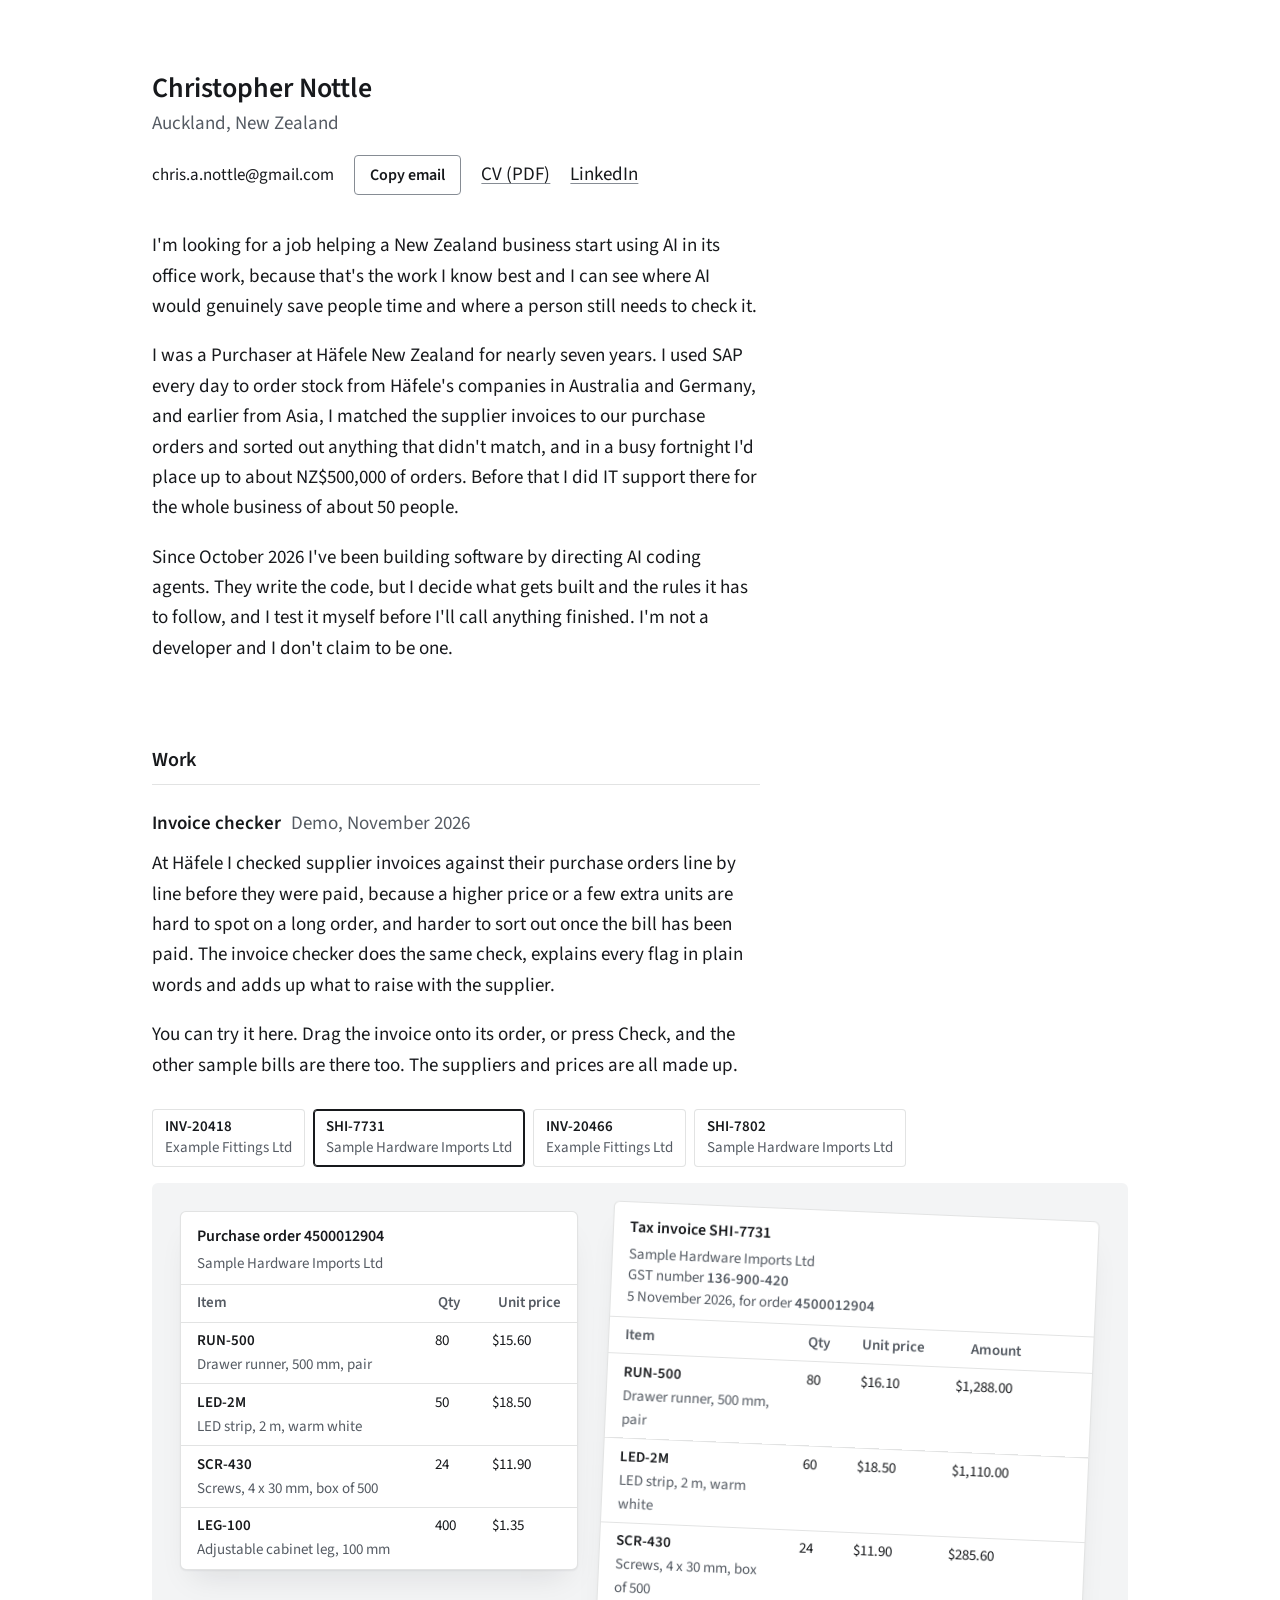
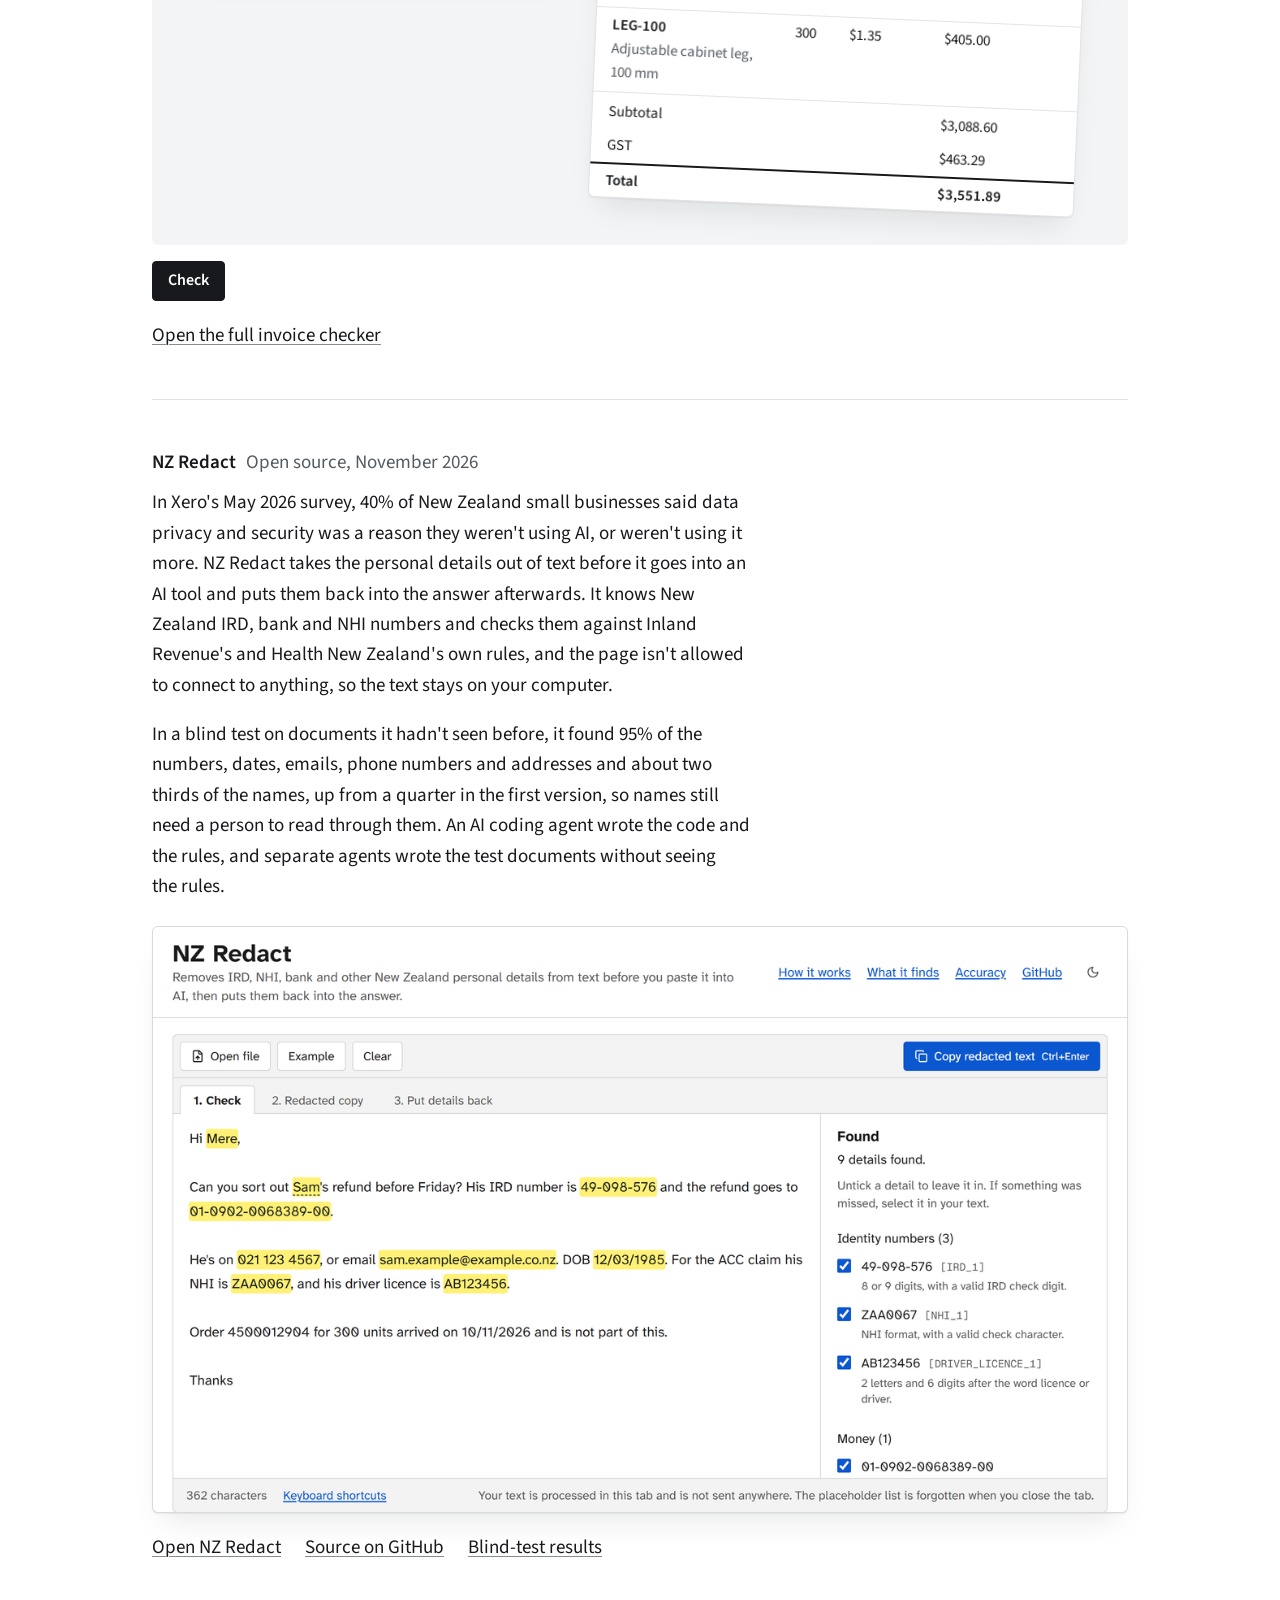
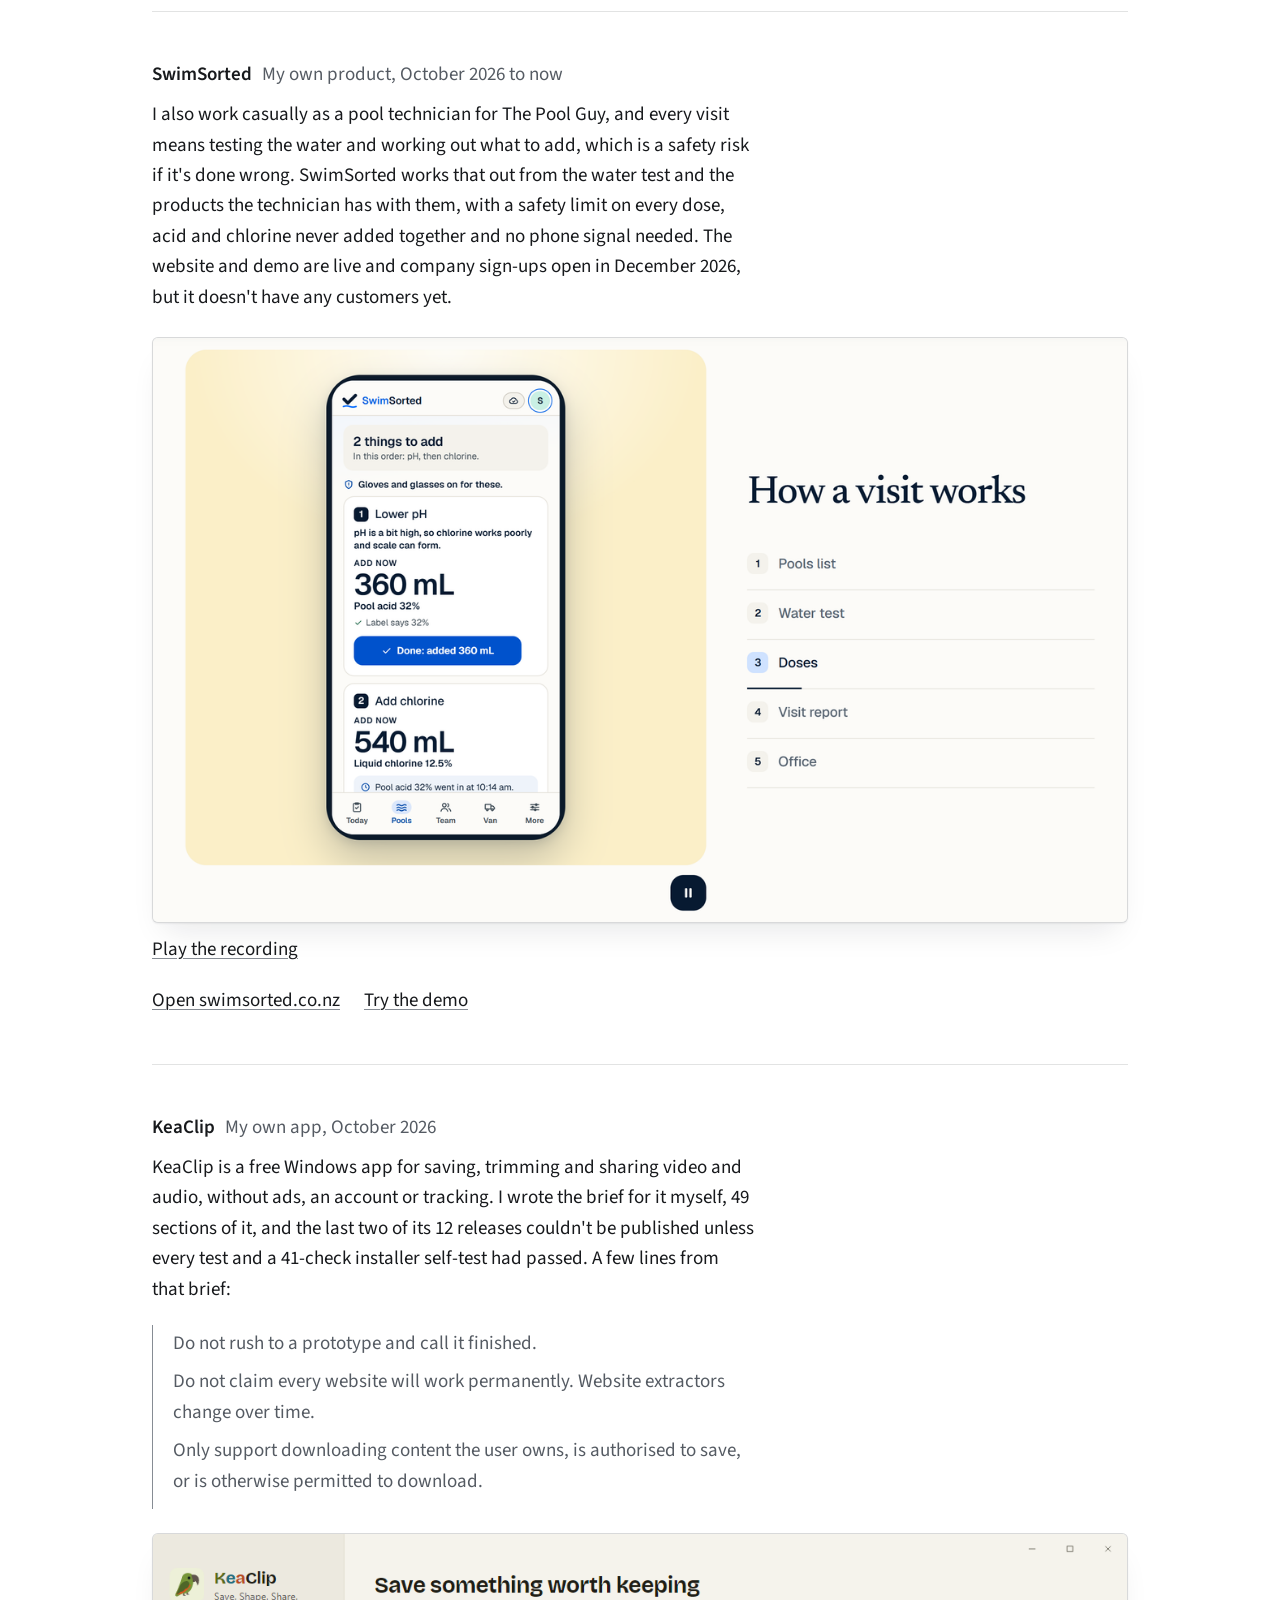
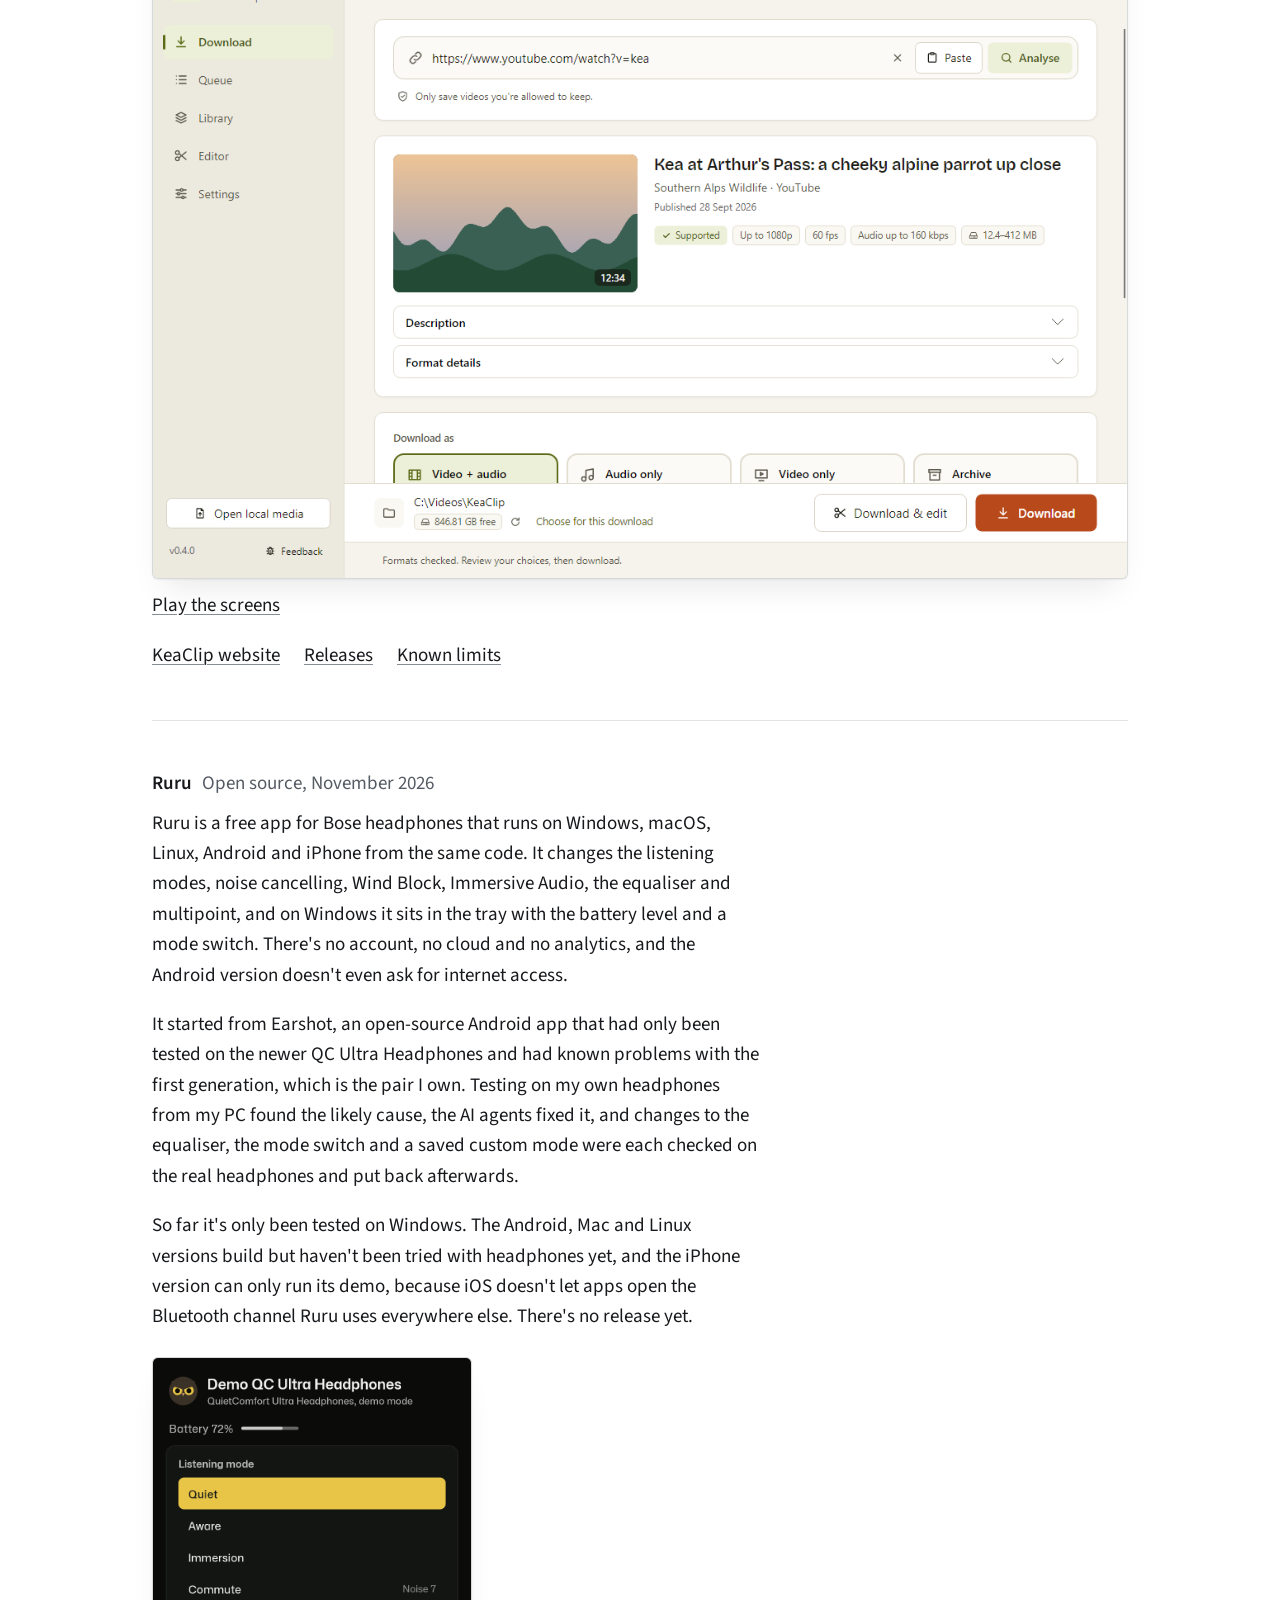
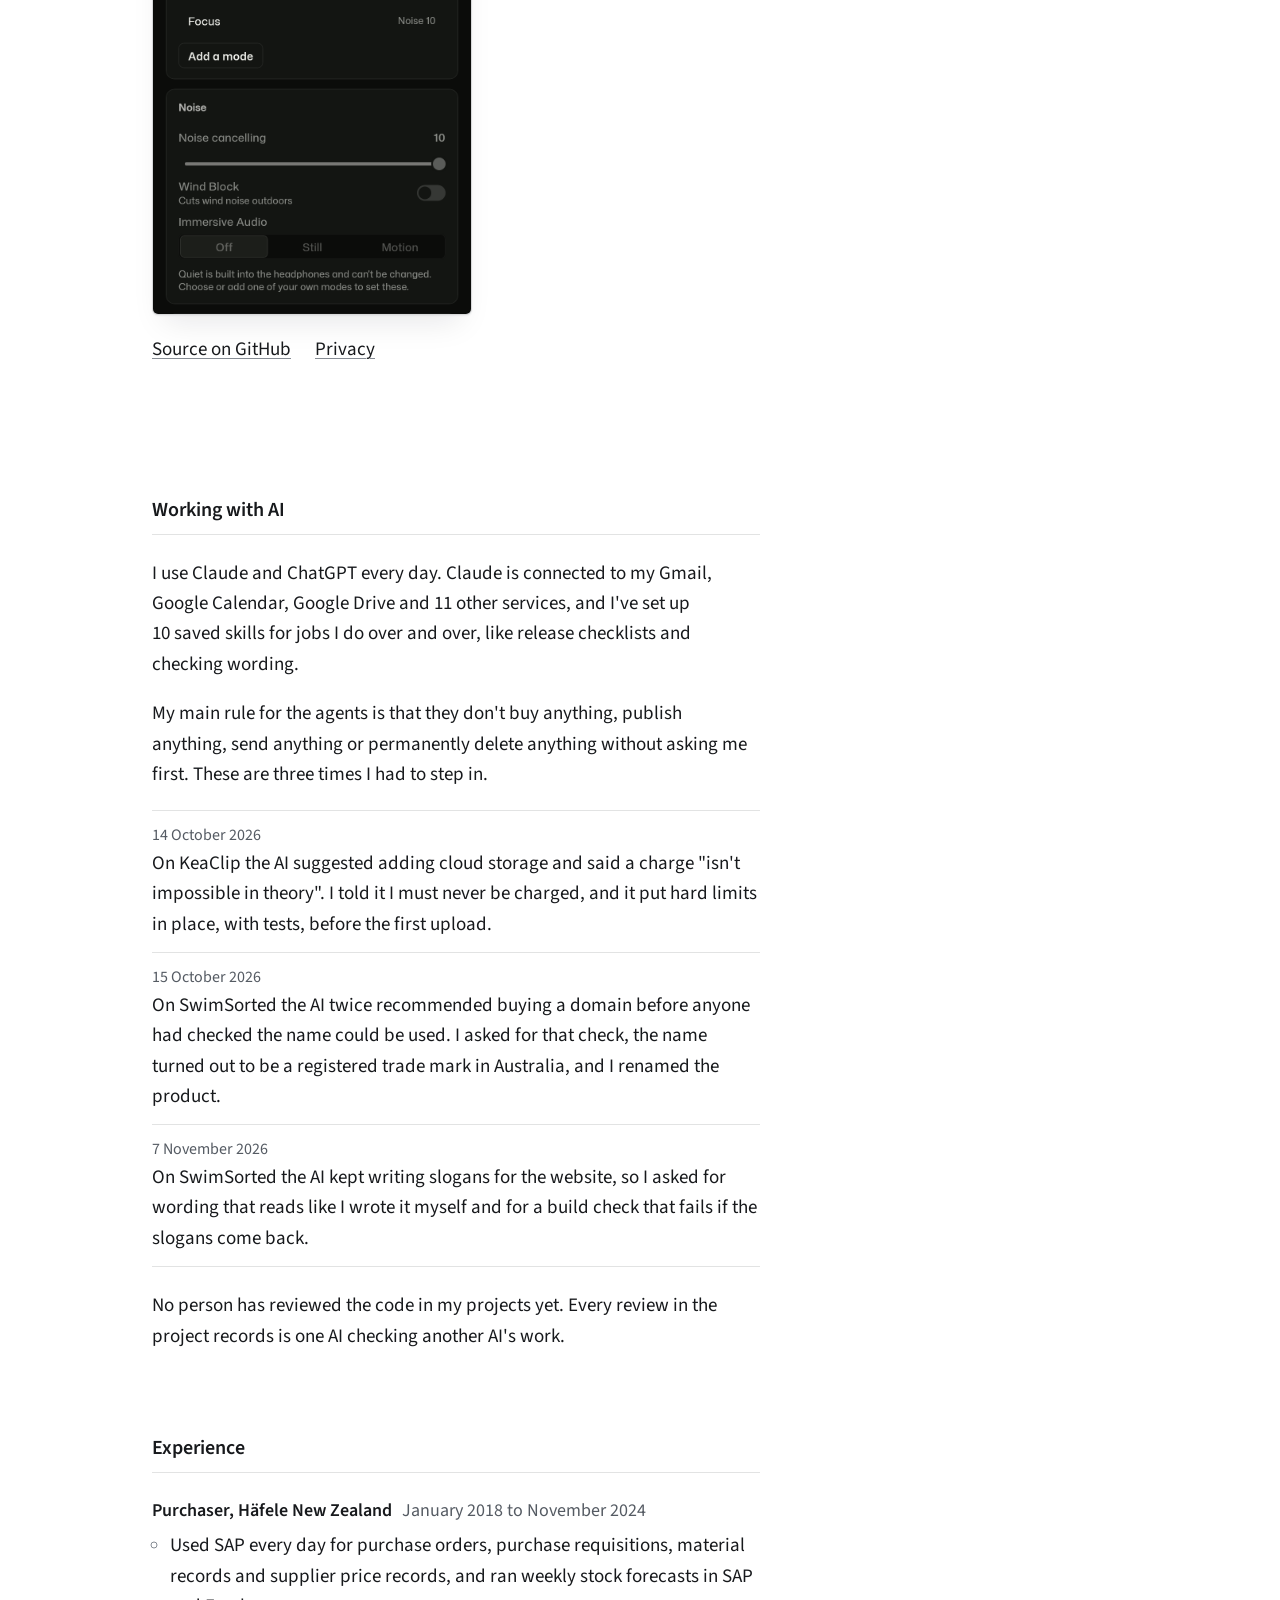
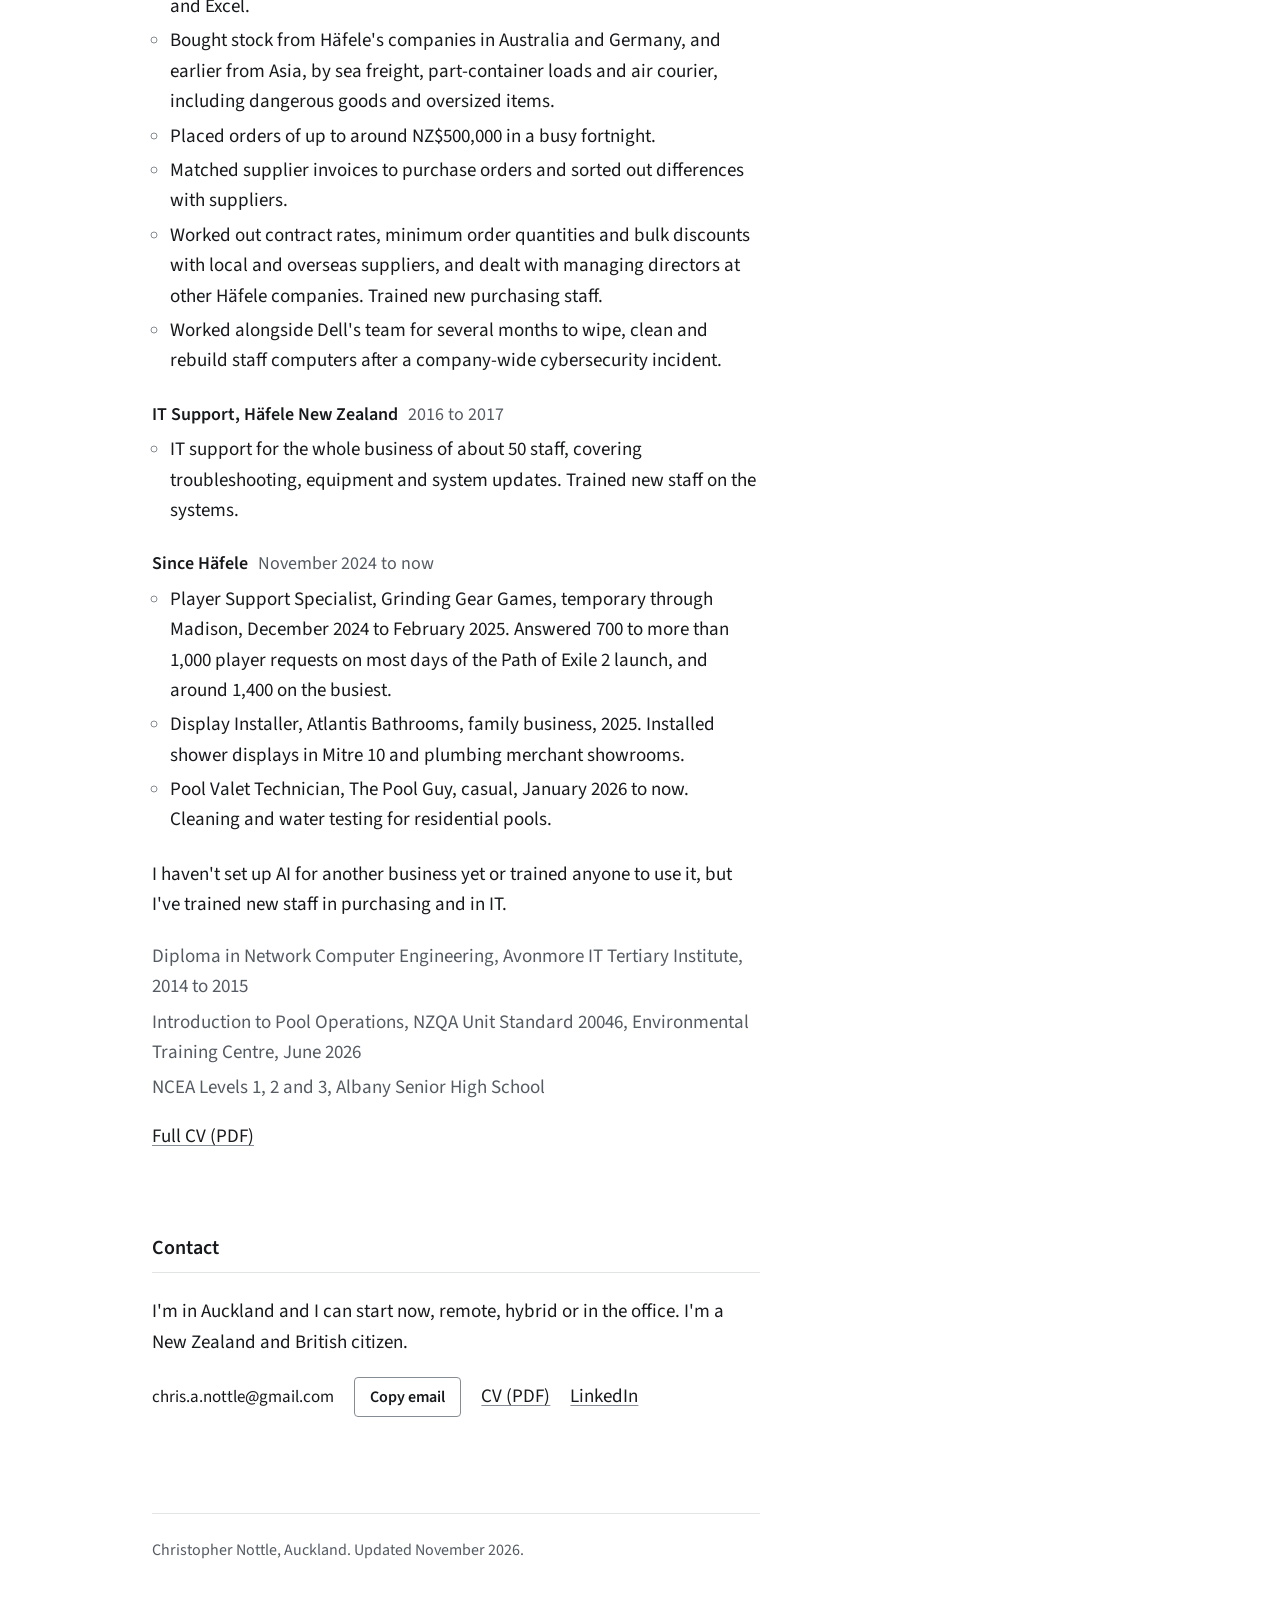
<file: index.html>
<!doctype html>
<html lang="en-NZ" data-theme="light">
<head>
  <meta charset="utf-8">
  <meta name="viewport" content="width=device-width, initial-scale=1">
  <title>Christopher Nottle, Auckland</title>
  <meta name="description" content="Christopher Nottle, Auckland. Nearly seven years as a Purchaser in SAP at Häfele New Zealand, now building software by directing AI coding agents.">
  <meta property="og:type" content="website">
  <meta property="og:title" content="Christopher Nottle, Auckland">
  <meta property="og:description" content="Nearly seven years as a Purchaser in SAP at Häfele New Zealand, now building software by directing AI coding agents.">
  <meta property="og:url" content="https://cn-op7qz.pages.dev/">
  <meta property="og:image" content="https://cn-op7qz.pages.dev/assets/img/og-portfolio.png">
  <meta property="og:image:width" content="1200">
  <meta property="og:image:height" content="630">
  <meta name="twitter:card" content="summary_large_image">
  <meta name="robots" content="noindex, nofollow">
  <meta name="color-scheme" content="light dark">
  <link rel="icon" href="assets/img/favicon.png" type="image/png">
  <link rel="apple-touch-icon" href="assets/img/apple-touch-icon.png">
  <link rel="preload" href="assets/fonts/source-sans-3-latin-400-normal.woff2" as="font" type="font/woff2" crossorigin>
  <link rel="preload" href="assets/fonts/source-sans-3-latin-600-normal.woff2" as="font" type="font/woff2" crossorigin>
  <script src="assets/js/theme.js"></script>
  <link rel="stylesheet" href="assets/css/site.css">
</head>
<body>
  <a class="skip" href="#main">Skip to the main content</a>

  <main id="main" class="page">

    <header class="letterhead" id="top">
      <h1>Christopher Nottle</h1>
      <p class="contact">Auckland, New Zealand</p>
      <div class="reach">
        <span class="email" id="email">chris.a.nottle@gmail.com</span>
        <button type="button" class="btn needs-js" data-copy="chris.a.nottle@gmail.com" aria-describedby="email">Copy email</button>
        <a href="Christopher_Nottle_CV.pdf" download>CV (PDF)</a>
        <a href="https://www.linkedin.com/in/chris-nottle" rel="noopener">LinkedIn</a>
        <span class="visually-hidden" role="status" data-copy-status></span>
      </div>
    </header>

    <div class="letter">
      <p>I'm looking for a job helping a New Zealand business start using AI in its office work, because that's the work I know best and I can see where AI would genuinely save people time and where a person still needs to check it.</p>
      <p>I was a Purchaser at Häfele New Zealand for nearly seven years. I used SAP every day to order stock from Häfele's companies in Australia and Germany, and earlier from Asia, I matched the supplier invoices to our purchase orders and sorted out anything that didn't match, and in a busy fortnight I'd place up to about NZ$500,000 of orders. Before that I did IT support there for the whole business of about 50 people.</p>
      <p>Since October 2026 I've been building software by directing AI coding agents. They write the code, but I decide what gets built and the rules it has to follow, and I test it myself before I'll call anything finished. I'm not a developer and I don't claim to be one.</p>
    </div>

    <section class="section" id="work" aria-labelledby="work-h">
      <h2 id="work-h">Work</h2>

      <article class="project" id="invoice" aria-labelledby="invoice-h">
        <div class="letter">
          <h3 id="invoice-h">Invoice checker <span class="when">Demo, November 2026</span></h3>
          <p>At Häfele I checked supplier invoices against their purchase orders line by line before they were paid, because a higher price or a few extra units are hard to spot on a long order, and harder to sort out once the bill has been paid. The invoice checker does the same check, explains every flag in plain words and adds up what to raise with the supplier.</p>
          <p>You can try it here. Drag the invoice onto its order, or press Check, and the other sample bills are there too. The suppliers and prices are all made up.</p>
        </div>

        <div class="match" data-match>
          <ul class="bills" data-bills aria-label="Sample bills"><li><button type="button" class="bill" data-bill="0" aria-pressed="false"><code>INV-20418</code><span>Example Fittings Ltd</span></button></li><li><button type="button" class="bill" data-bill="1" aria-pressed="true"><code>SHI-7731</code><span>Sample Hardware Imports Ltd</span></button></li><li><button type="button" class="bill" data-bill="2" aria-pressed="false"><code>INV-20466</code><span>Example Fittings Ltd</span></button></li><li><button type="button" class="bill" data-bill="3" aria-pressed="false"><code>SHI-7802</code><span>Sample Hardware Imports Ltd</span></button></li></ul>
          <div class="desk" data-desk>
            <section class="doc po" data-po aria-labelledby="po-h"><div class="doc-head"><h4 id="po-h">Purchase order <code>4500012904</code></h4><p>Sample Hardware Imports Ltd</p></div><table><caption class="visually-hidden">Lines on purchase order 4500012904</caption><thead><tr><th scope="col">Item</th><th scope="col" class="num">Qty</th><th scope="col" class="num">Unit price</th></tr></thead><tbody><tr><th scope="row"><code>RUN-500</code><span>Drawer runner, 500 mm, pair</span></th><td class="num">80</td><td class="num">$15.60</td></tr><tr><th scope="row"><code>LED-2M</code><span>LED strip, 2 m, warm white</span></th><td class="num">50</td><td class="num">$18.50</td></tr><tr><th scope="row"><code>SCR-430</code><span>Screws, 4 x 30 mm, box of 500</span></th><td class="num">24</td><td class="num">$11.90</td></tr><tr><th scope="row"><code>LEG-100</code><span>Adjustable cabinet leg, 100 mm</span></th><td class="num">400</td><td class="num">$1.35</td></tr></tbody></table></section>
            <div class="tray">
              <section class="doc inv" data-inv aria-labelledby="inv-h"><div class="doc-head"><h4 id="inv-h">Tax invoice <code>SHI-7731</code></h4><p>Sample Hardware Imports Ltd<br>GST number <code>136-900-420</code><br>5 November 2026, for order <code>4500012904</code></p></div><table><caption class="visually-hidden">Lines on invoice SHI-7731</caption><thead><tr><th scope="col">Item</th><th scope="col" class="num">Qty</th><th scope="col" class="num">Unit price</th><th scope="col" class="num">Amount</th><th scope="col"><span class="visually-hidden">Result</span></th></tr></thead><tbody><tr data-code="RUN-500" data-i="0"><th scope="row"><code>RUN-500</code><span>Drawer runner, 500 mm, pair</span></th><td class="num">80</td><td class="num">$16.10</td><td class="num">$1,288.00</td><td class="mark"></td></tr><tr data-code="LED-2M" data-i="1"><th scope="row"><code>LED-2M</code><span>LED strip, 2 m, warm white</span></th><td class="num">60</td><td class="num">$18.50</td><td class="num">$1,110.00</td><td class="mark"></td></tr><tr data-code="SCR-430" data-i="2"><th scope="row"><code>SCR-430</code><span>Screws, 4 x 30 mm, box of 500</span></th><td class="num">24</td><td class="num">$11.90</td><td class="num">$285.60</td><td class="mark"></td></tr><tr data-code="LEG-100" data-i="3"><th scope="row"><code>LEG-100</code><span>Adjustable cabinet leg, 100 mm</span></th><td class="num">300</td><td class="num">$1.35</td><td class="num">$405.00</td><td class="mark"></td></tr></tbody><tfoot><tr><th scope="row" colspan="3">Subtotal</th><td class="num">$3,088.60</td><td></td></tr><tr><th scope="row" colspan="3">GST</th><td class="num">$463.29</td><td></td></tr><tr class="grand"><th scope="row" colspan="3">Total</th><td class="num">$3,551.89</td><td></td></tr></tfoot></table></section>
            </div>
          </div>
          <div class="actions">
            <button type="button" class="btn btn-primary" data-check>Check</button>
            <button type="button" class="btn" data-reset hidden>Put it back</button>
          </div>
          <section class="result" data-result aria-live="polite" aria-label="Result of the check" hidden></section>
        </div>
        <p class="letter links"><a href="invoice-checker.html">Open the full invoice checker</a></p>
      </article>

      <article class="project" id="nz-redact" aria-labelledby="redact-h">
        <div class="letter">
          <h3 id="redact-h">NZ Redact <span class="when">Open source, November 2026</span></h3>
          <p>In Xero's May 2026 survey, 40% of New Zealand small businesses said data privacy and security was a reason they weren't using AI, or weren't using it more. NZ Redact takes the personal details out of text before it goes into an AI tool and puts them back into the answer afterwards. It knows New Zealand IRD, bank and NHI numbers and checks them against Inland Revenue's and Health New Zealand's own rules, and the page isn't allowed to connect to anything, so the text stays on your computer.</p>
          <p>In a blind test on documents it hadn't seen before, it found 95% of the numbers, dates, emails, phone numbers and addresses and about two thirds of the names, up from a quarter in the first version, so names still need a person to read through them. An AI coding agent wrote the code and the rules, and separate agents wrote the test documents without seeing the rules.</p>
        </div>
        <figure class="shot">
          <picture>
            <source type="image/webp" srcset="assets/img/nz-redact-app.webp">
            <img src="assets/img/nz-redact-app.jpg" width="1200" height="720" loading="lazy" decoding="async"
              alt="NZ Redact with a made-up email loaded. Each personal detail is highlighted in place, and the findings panel lists each one with its placeholder, such as IRD_1 and BANK_ACCOUNT_1.">
          </picture>
        </figure>
        <p class="letter links"><a href="https://langkurst.github.io/nz-redact/" rel="noopener">Open NZ Redact</a> <a href="https://github.com/Langkurst/nz-redact" rel="noopener">Source on GitHub</a> <a href="https://langkurst.github.io/nz-redact/#accuracy" rel="noopener">Blind-test results</a></p>
      </article>

      <article class="project" id="swimsorted" aria-labelledby="swimsorted-h">
        <div class="letter">
          <h3 id="swimsorted-h">SwimSorted <span class="when">My own product, October 2026 to now</span></h3>
          <p>I also work casually as a pool technician for The Pool Guy, and every visit means testing the water and working out what to add, which is a safety risk if it's done wrong. SwimSorted works that out from the water test and the products the technician has with them, with a safety limit on every dose, acid and chlorine never added together and no phone signal needed. The website and demo are live and company sign-ups open in December 2026, but it doesn't have any customers yet.</p>
        </div>
        <figure class="shot" data-swimsorted data-clip="swimsorted">
          <div class="frame">
            <picture>
              <source type="image/webp" srcset="assets/img/swimsorted-visit.webp">
              <img src="assets/img/swimsorted-visit.jpg" width="1200" height="720" loading="lazy" decoding="async"
                alt="SwimSorted's How a visit works section, on sample data. A phone shows the doses for a sample pool, 360 mL of pool acid 32% to lower the pH first, then 540 mL of liquid chlorine 12.5%. Beside it is the list of the five steps of a visit, with Doses as the current step.">
            </picture>
          </div>
          <div class="shot-actions">
            <button type="button" class="btn-quiet needs-js" data-play>Play the recording</button>
            <button type="button" class="btn-quiet" data-live hidden>Show the live site here</button>
          </div>
        </figure>
        <p class="letter links"><a href="https://swimsorted.co.nz" rel="noopener">Open swimsorted.co.nz</a> <a href="https://swimsorted.co.nz/?demo" target="_blank" rel="noopener">Try the demo<span class="visually-hidden"> (opens in a new tab)</span></a></p>
      </article>

      <article class="project" id="keaclip" aria-labelledby="keaclip-h">
        <div class="letter">
          <h3 id="keaclip-h">KeaClip <span class="when">My own app, October 2026</span></h3>
          <p>KeaClip is a free Windows app for saving, trimming and sharing video and audio, without ads, an account or tracking. I wrote the brief for it myself, 49 sections of it, and the last two of its 12 releases couldn't be published unless every test and a 41-check installer self-test had passed. A few lines from that brief:</p>
          <blockquote class="brief">
            <p>Do not rush to a prototype and call it finished.</p>
            <p>Do not claim every website will work permanently. Website extractors change over time.</p>
            <p>Only support downloading content the user owns, is authorised to save, or is otherwise permitted to download.</p>
          </blockquote>
        </div>
        <figure class="shot" data-keaclip data-clip="keaclip">
          <div class="frame">
            <picture>
              <source type="image/webp" srcset="assets/img/keaclip-download.webp">
              <img src="assets/img/keaclip-download.jpg" width="1180" height="780" loading="lazy" decoding="async"
                alt="KeaClip version 0.4.0, the Download screen in the light theme. A sample video link has been checked, and the screen shows the video's title and picture, the formats it is available in, the choice of video and audio, audio only, video only or archive, and the Download button.">
            </picture>
          </div>
          <div class="shot-actions">
            <button type="button" class="btn-quiet needs-js" data-play>Play the screens</button>
          </div>
        </figure>
        <p class="letter links"><a href="https://langkurst.github.io/KeaClip/" rel="noopener">KeaClip website</a> <a href="https://github.com/Langkurst/KeaClip/releases" rel="noopener">Releases</a> <a href="https://github.com/Langkurst/KeaClip/blob/main/docs/KNOWN_LIMITATIONS.md" rel="noopener">Known limits</a></p>
      </article>

      <article class="project" id="ruru" aria-labelledby="ruru-h">
        <div class="letter">
          <h3 id="ruru-h">Ruru <span class="when">Open source, November 2026</span></h3>
          <p>Ruru is a free app for Bose headphones that runs on Windows, macOS, Linux, Android and iPhone from the same code. It changes the listening modes, noise cancelling, Wind Block, Immersive Audio, the equaliser and multipoint, and on Windows it sits in the tray with the battery level and a mode switch. There's no account, no cloud and no analytics, and the Android version doesn't even ask for internet access.</p>
          <p>It started from Earshot, an open-source Android app that had only been tested on the newer QC Ultra Headphones and had known problems with the first generation, which is the pair I own. Testing on my own headphones from my PC found the likely cause, the AI agents fixed it, and changes to the equaliser, the mode switch and a saved custom mode were each checked on the real headphones and put back afterwards.</p>
          <p>So far it's only been tested on Windows. The Android, Mac and Linux versions build but haven't been tried with headphones yet, and the iPhone version can only run its demo, because iOS doesn't let apps open the Bluetooth channel Ruru uses everywhere else. There's no release yet.</p>
        </div>
        <figure class="shot shot-portrait">
          <picture>
            <source type="image/webp" srcset="assets/img/ruru-dark.webp">
            <img src="assets/img/ruru-dark.jpg" width="800" height="1400" loading="lazy" decoding="async"
              alt="Ruru in demo mode with the dark theme: the battery at 72%, the listening modes Quiet, Aware, Immersion, Commute and Focus, and the noise settings with noise cancelling at 10, Wind Block and Immersive Audio.">
          </picture>
        </figure>
        <p class="letter links"><a href="https://github.com/Langkurst/ruru" rel="noopener">Source on GitHub</a> <a href="https://github.com/Langkurst/ruru/blob/main/PRIVACY.md" rel="noopener">Privacy</a></p>
      </article>
    </section>

    <section class="section letter" id="ai" aria-labelledby="ai-h">
      <h2 id="ai-h">Working with AI</h2>
      <p>I use Claude and ChatGPT every day. Claude is connected to my Gmail, Google Calendar, Google Drive and 11 other services, and I've set up 10 saved skills for jobs I do over and over, like release checklists and checking wording.</p>
      <p>My main rule for the agents is that they don't buy anything, publish anything, send anything or permanently delete anything without asking me first. These are three times I had to step in.</p>
      <ol class="log">
        <li><time datetime="2026-10-14">14 October 2026</time> On KeaClip the AI suggested adding cloud storage and said a charge "isn't impossible in theory". I told it I must never be charged, and it put hard limits in place, with tests, before the first upload.</li>
        <li><time datetime="2026-10-15">15 October 2026</time> On SwimSorted the AI twice recommended buying a domain before anyone had checked the name could be used. I asked for that check, the name turned out to be a registered trade mark in Australia, and I renamed the product.</li>
        <li><time datetime="2026-11-07">7 November 2026</time> On SwimSorted the AI kept writing slogans for the website, so I asked for wording that reads like I wrote it myself and for a build check that fails if the slogans come back.</li>
      </ol>
      <p>No person has reviewed the code in my projects yet. Every review in the project records is one AI checking another AI's work.</p>
    </section>

    <section class="section letter" id="experience" aria-labelledby="experience-h">
      <h2 id="experience-h">Experience</h2>
      <ol class="jobs">
        <li>
          <h3>Purchaser, Häfele New Zealand <span class="when">January 2018 to November 2024</span></h3>
          <ul>
            <li>Used SAP every day for purchase orders, purchase requisitions, material records and supplier price records, and ran weekly stock forecasts in SAP and Excel.</li>
            <li>Bought stock from Häfele's companies in Australia and Germany, and earlier from Asia, by sea freight, part-container loads and air courier, including dangerous goods and oversized items.</li>
            <li>Placed orders of up to around NZ$500,000 in a busy fortnight.</li>
            <li>Matched supplier invoices to purchase orders and sorted out differences with suppliers.</li>
            <li>Worked out contract rates, minimum order quantities and bulk discounts with local and overseas suppliers, and dealt with managing directors at other Häfele companies. Trained new purchasing staff.</li>
            <li>Worked alongside Dell's team for several months to wipe, clean and rebuild staff computers after a company-wide cybersecurity incident.</li>
          </ul>
        </li>
        <li>
          <h3>IT Support, Häfele New Zealand <span class="when">2016 to 2017</span></h3>
          <ul><li>IT support for the whole business of about 50 staff, covering troubleshooting, equipment and system updates. Trained new staff on the systems.</li></ul>
        </li>
        <li>
          <h3>Since Häfele <span class="when">November 2024 to now</span></h3>
          <ul>
            <li>Player Support Specialist, Grinding Gear Games, temporary through Madison, December 2024 to February 2025. Answered 700 to more than 1,000 player requests on most days of the Path of Exile 2 launch, and around 1,400 on the busiest.</li>
            <li>Display Installer, Atlantis Bathrooms, family business, 2025. Installed shower displays in Mitre 10 and plumbing merchant showrooms.</li>
            <li>Pool Valet Technician, The Pool Guy, casual, January 2026 to now. Cleaning and water testing for residential pools.</li>
          </ul>
        </li>
      </ol>
      <p>I haven't set up AI for another business yet or trained anyone to use it, but I've trained new staff in purchasing and in IT.</p>
      <ul class="edu">
        <li>Diploma in Network Computer Engineering, Avonmore IT Tertiary Institute, 2014 to 2015</li>
        <li>Introduction to Pool Operations, NZQA Unit Standard 20046, Environmental Training Centre, June 2026</li>
        <li>NCEA Levels 1, 2 and 3, Albany Senior High School</li>
      </ul>
      <p><a href="Christopher_Nottle_CV.pdf" download>Full CV (PDF)</a></p>
    </section>

    <section class="section letter" id="contact" aria-labelledby="contact-h">
      <h2 id="contact-h">Contact</h2>
      <p>I'm in Auckland and I can start now, remote, hybrid or in the office. I'm a New Zealand and British citizen.</p>
      <div class="reach">
        <span class="email" id="email-2">chris.a.nottle@gmail.com</span>
        <button type="button" class="btn needs-js" data-copy="chris.a.nottle@gmail.com" aria-describedby="email-2">Copy email</button>
        <a href="Christopher_Nottle_CV.pdf" download>CV (PDF)</a>
        <a href="https://www.linkedin.com/in/chris-nottle" rel="noopener">LinkedIn</a>
        <span class="visually-hidden" role="status" data-copy-status></span>
      </div>
    </section>

    <footer class="site-foot">Christopher Nottle, Auckland. Updated November 2026.</footer>
  </main>

  <script src="assets/js/site.js"></script>
  <script src="assets/js/matcher.js"></script>
  <script src="assets/js/samples.js"></script>
  <script src="assets/js/match.js"></script>
</body>
</html>
</file>
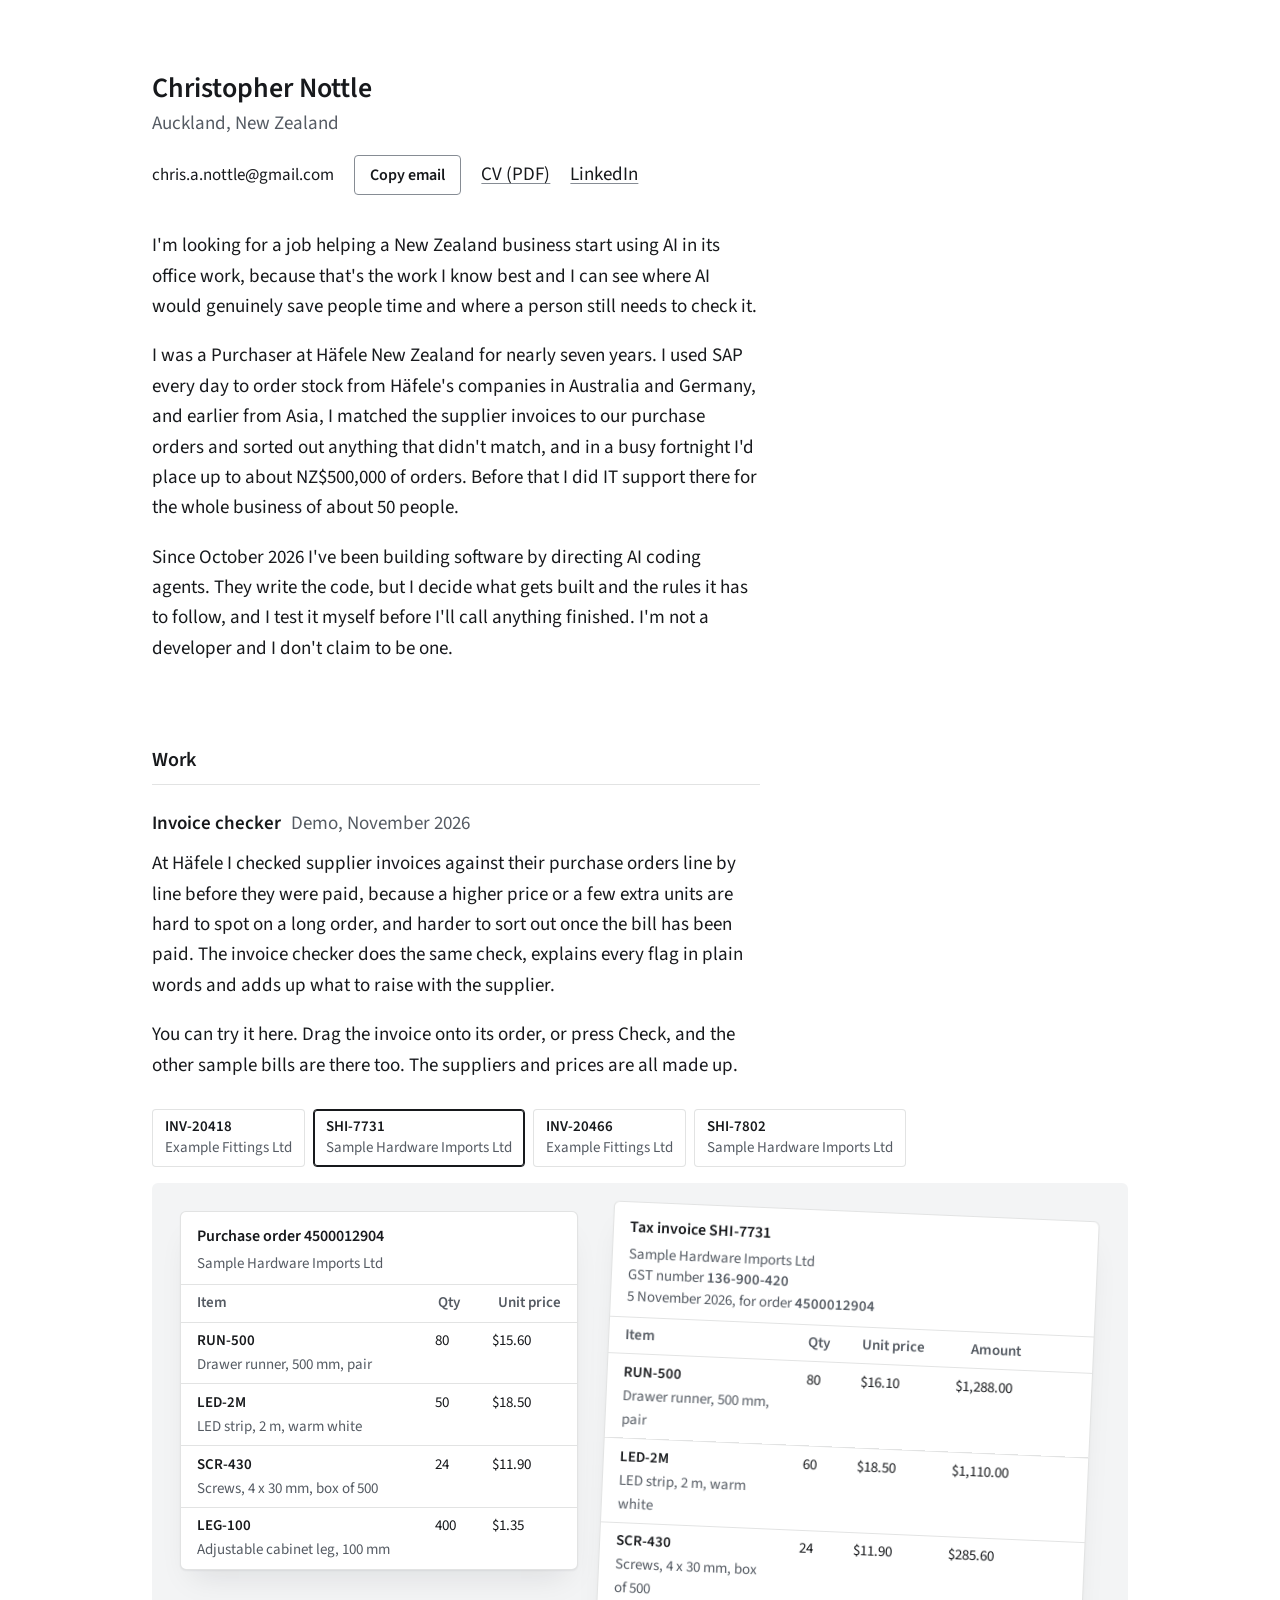
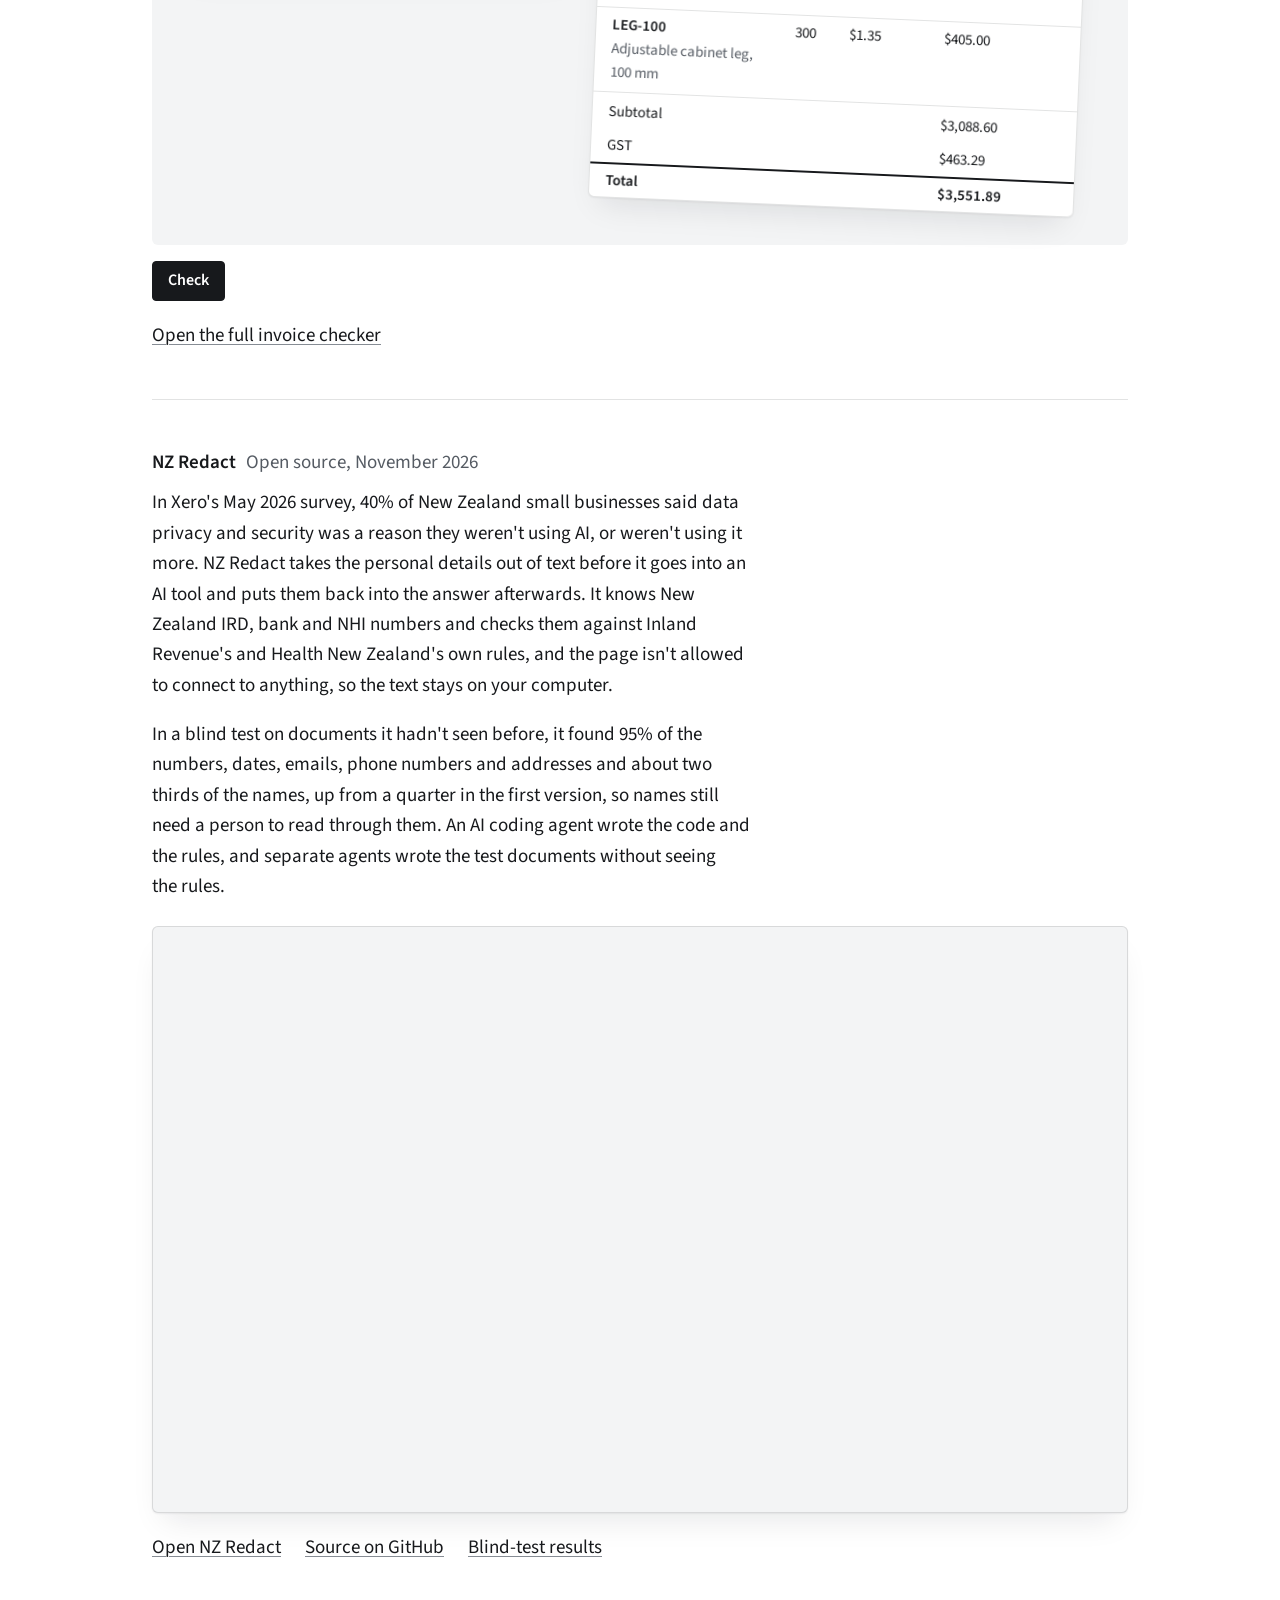
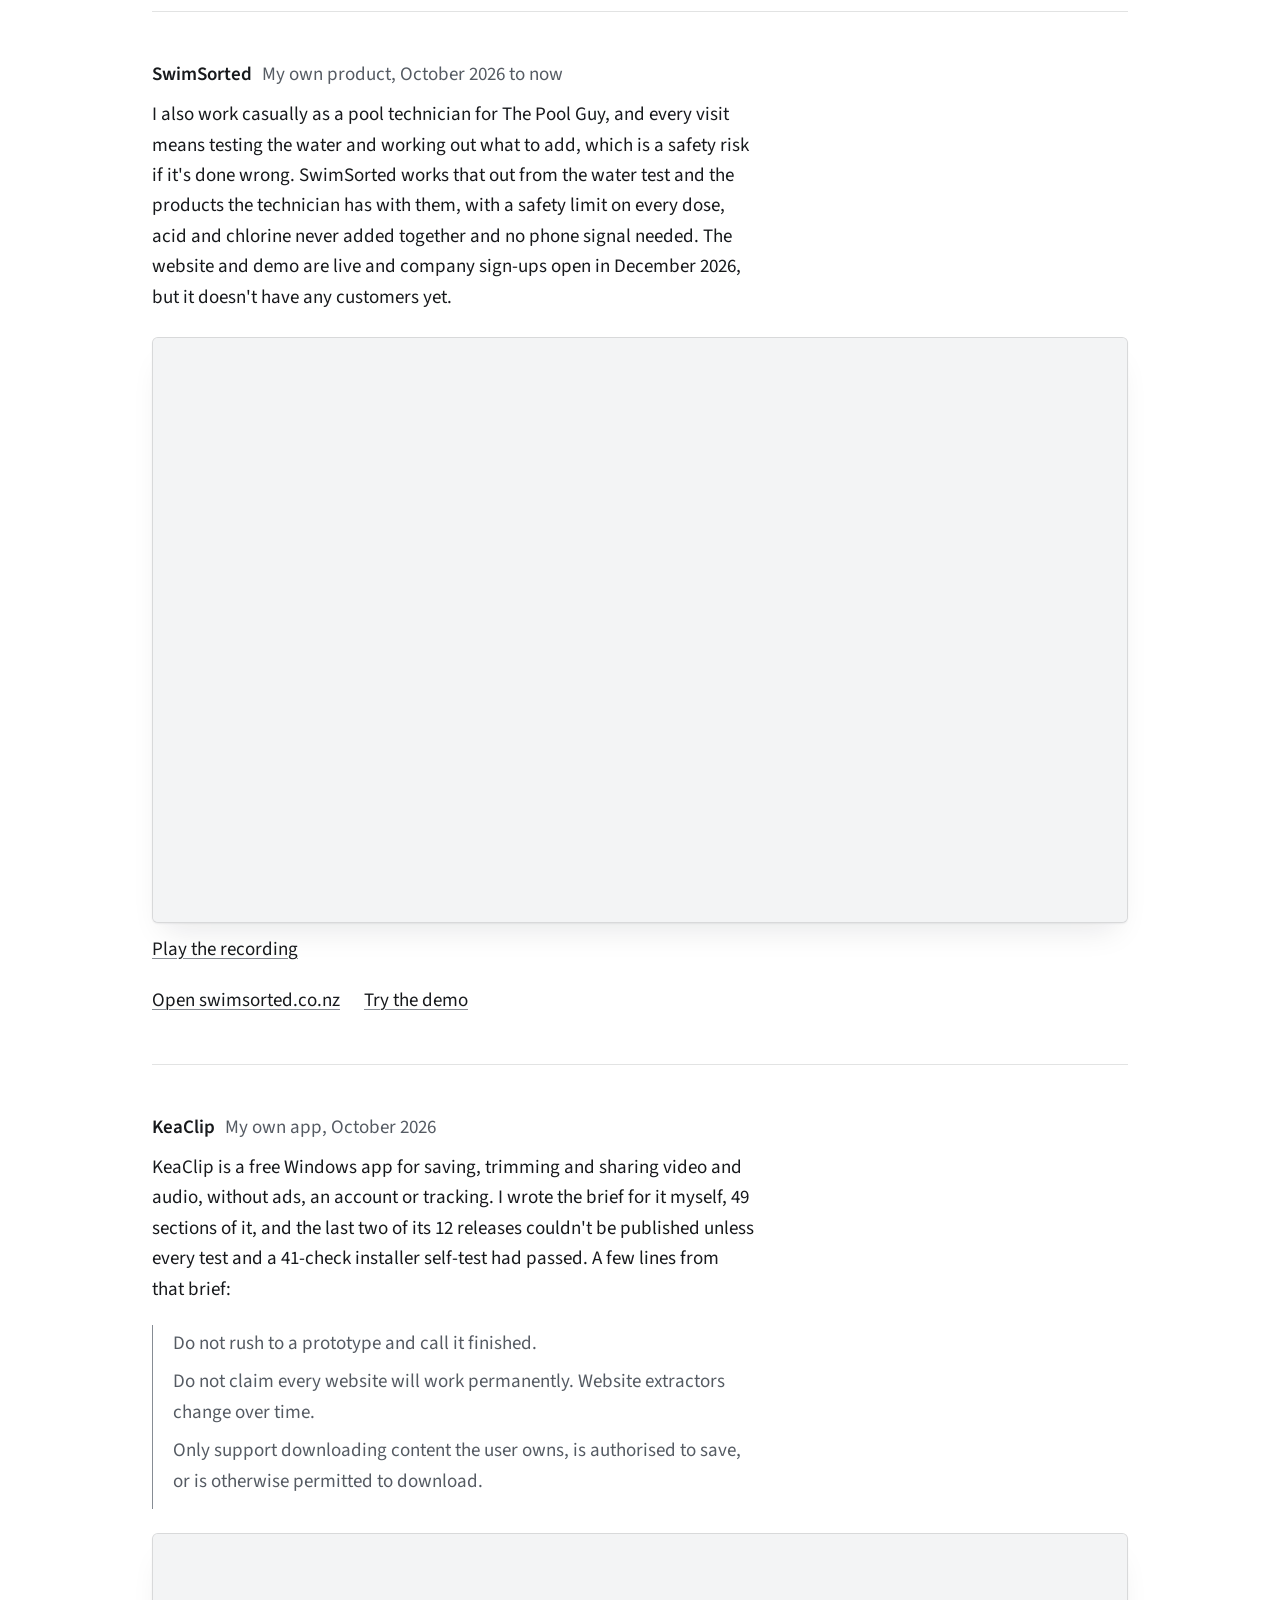
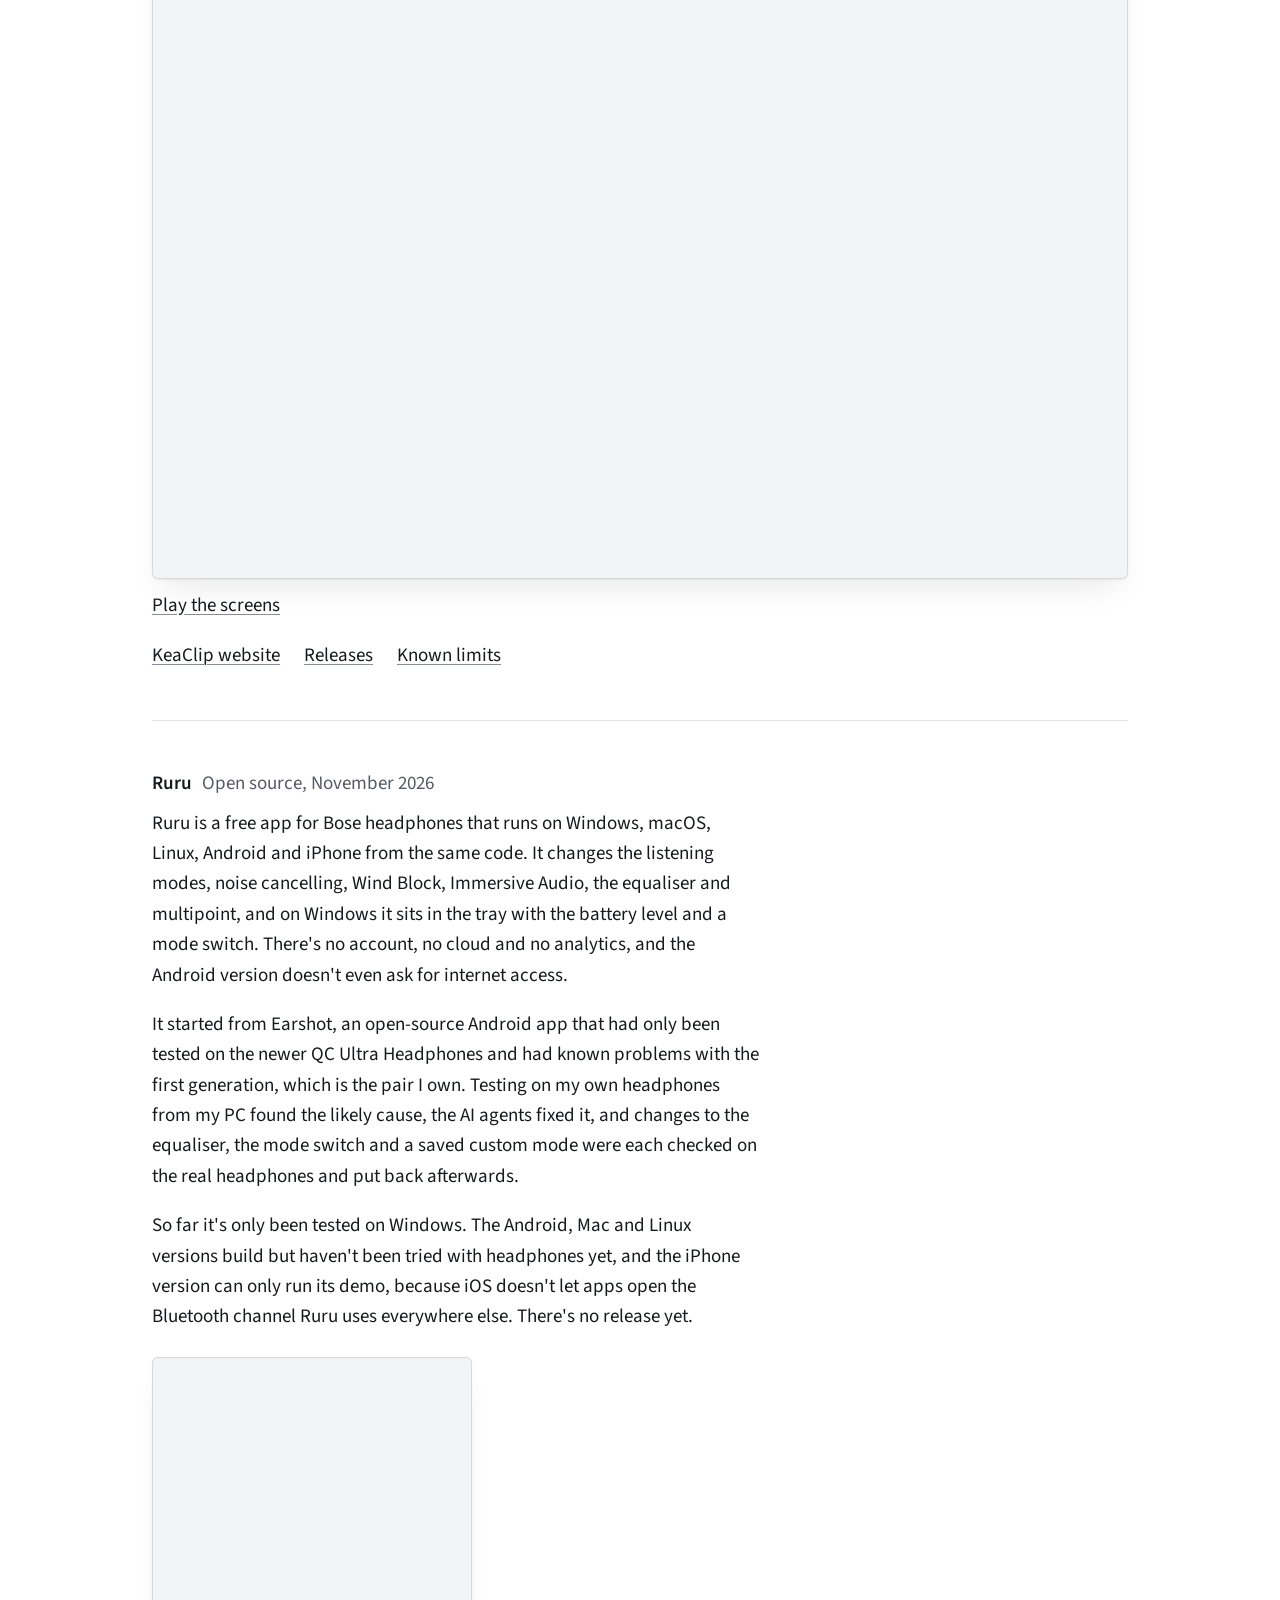
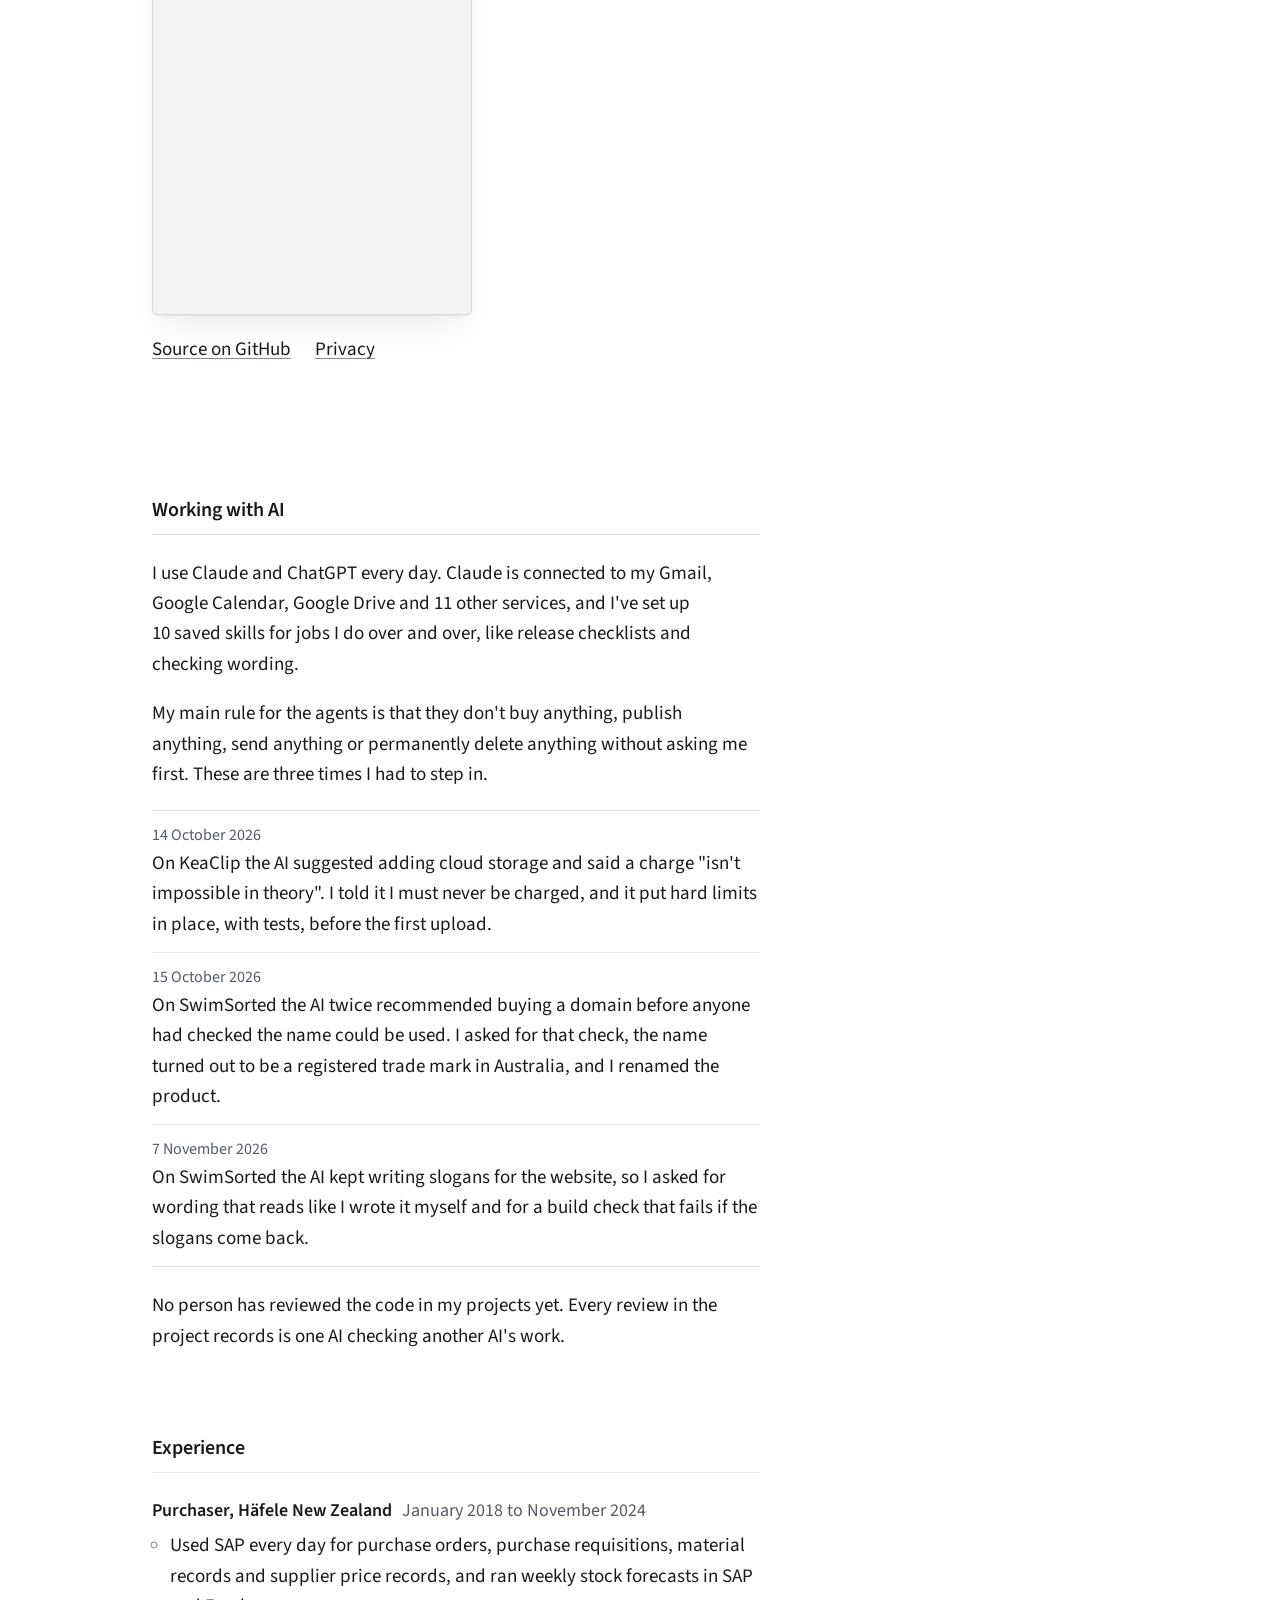
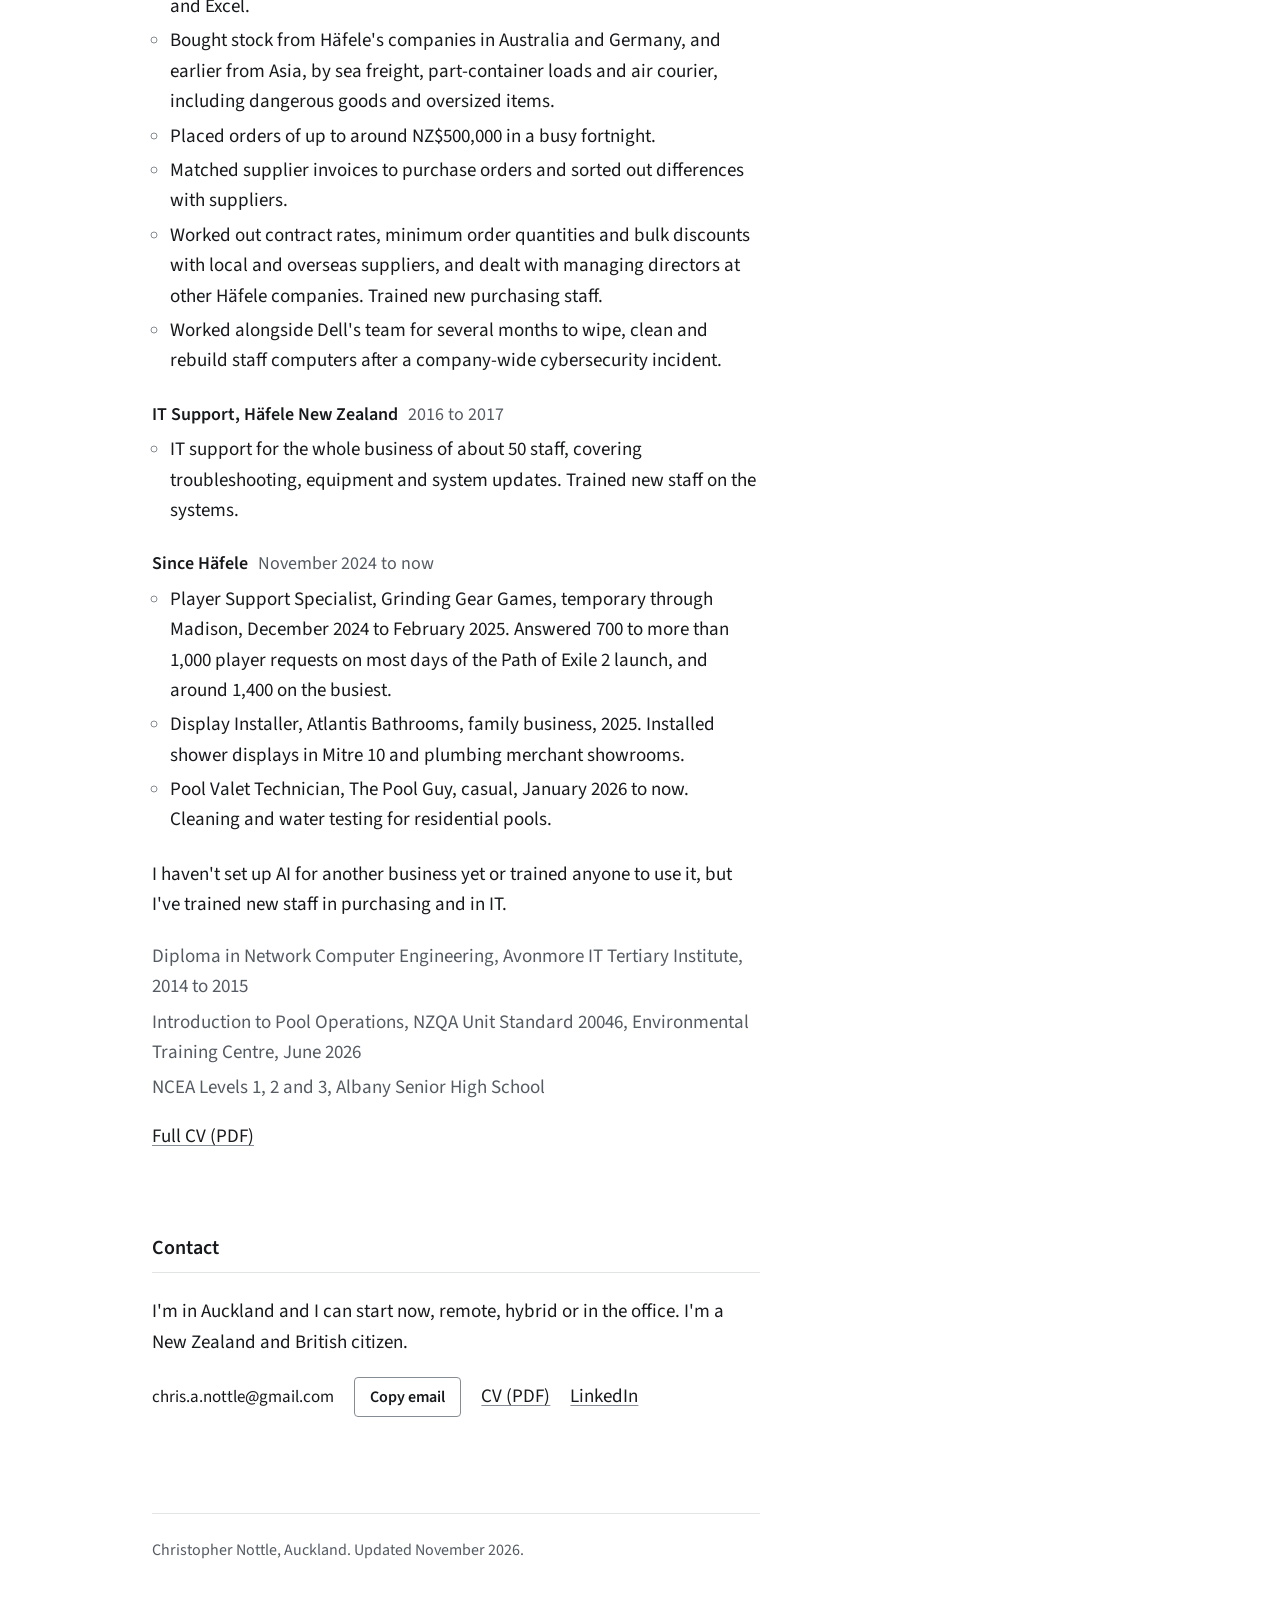
<file: 3d/index.html>
<!doctype html>
<html lang="en-NZ">
<head>
  <meta charset="utf-8">
  <meta name="viewport" content="width=device-width, initial-scale=1">
  <title>Invoice matching demo moved | Christopher Nottle</title>
  <meta name="robots" content="noindex, nofollow">
  <meta http-equiv="refresh" content="0; url=../index.html#invoice">
</head>
<body>
  <h1>The invoice matching demo has moved</h1>
  <p>It's on the <a href="../index.html#invoice">home page</a> now.</p>
</body>
</html>
</file>
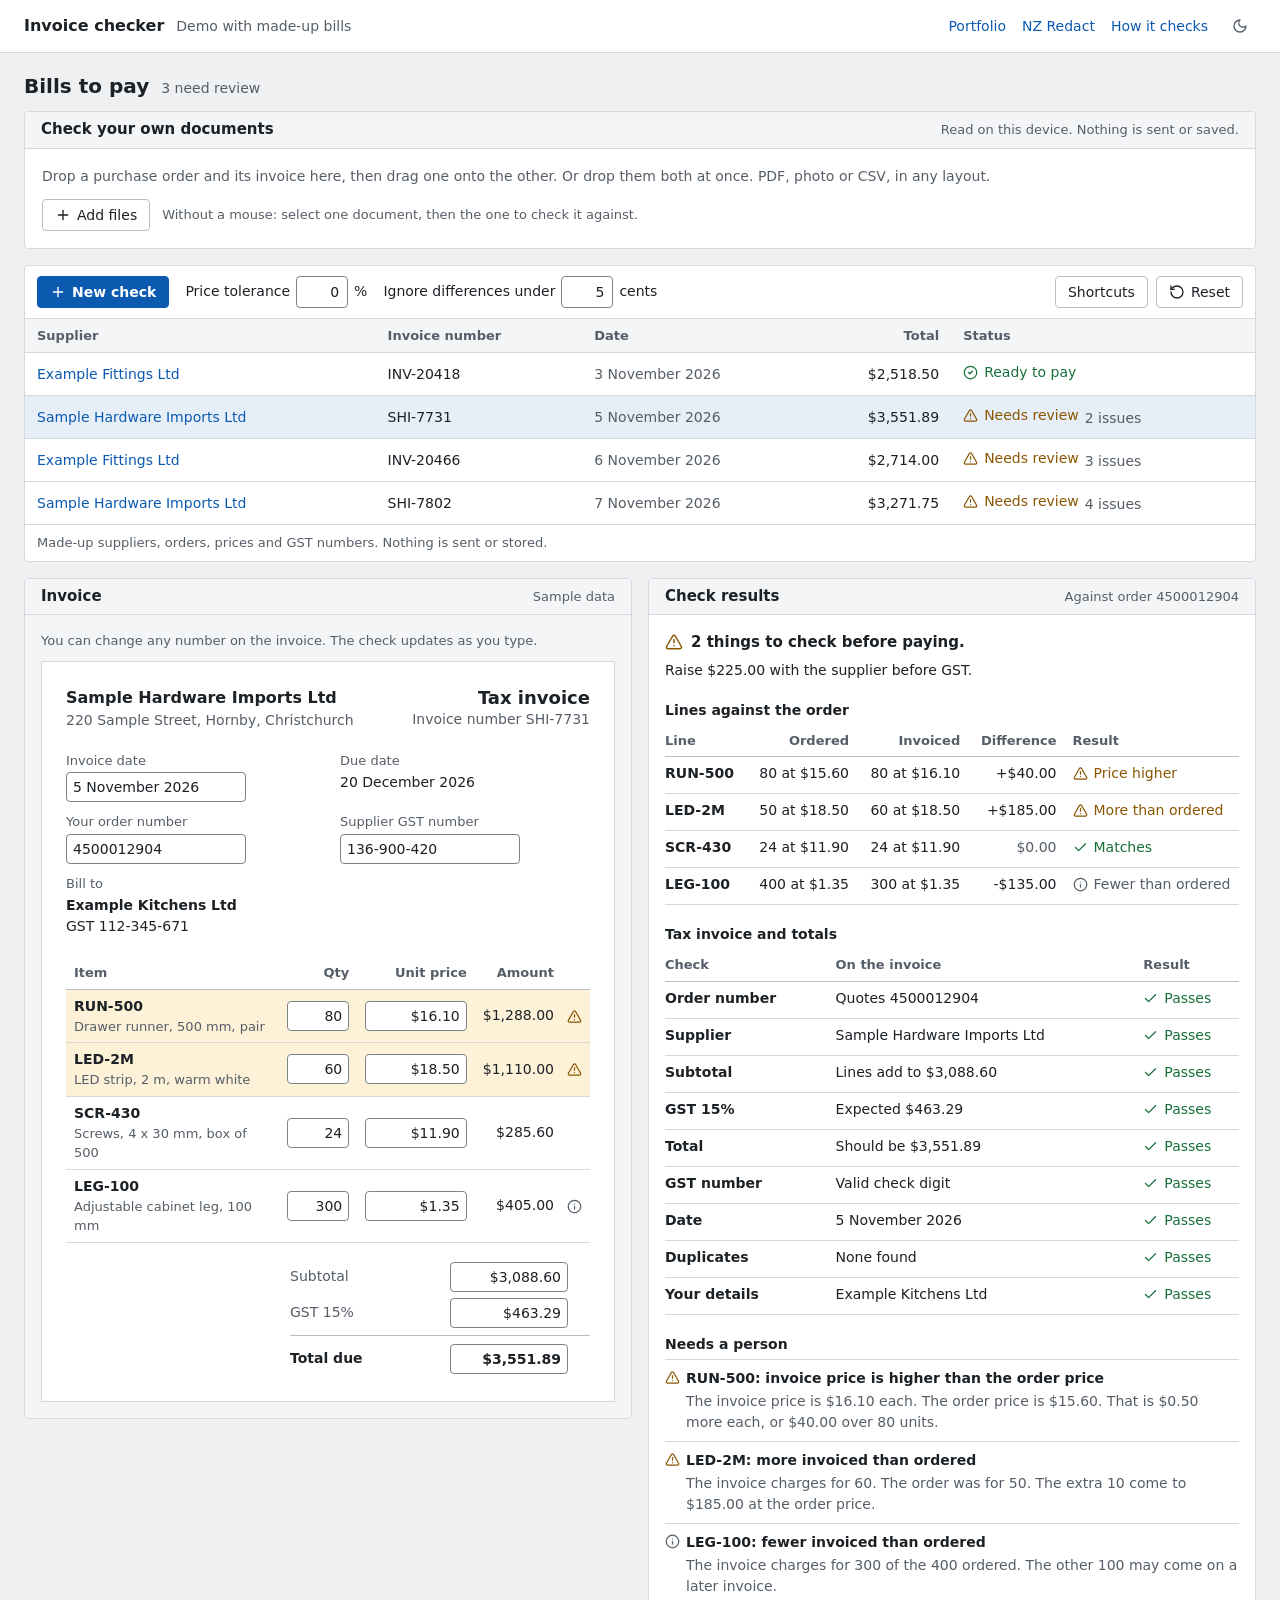
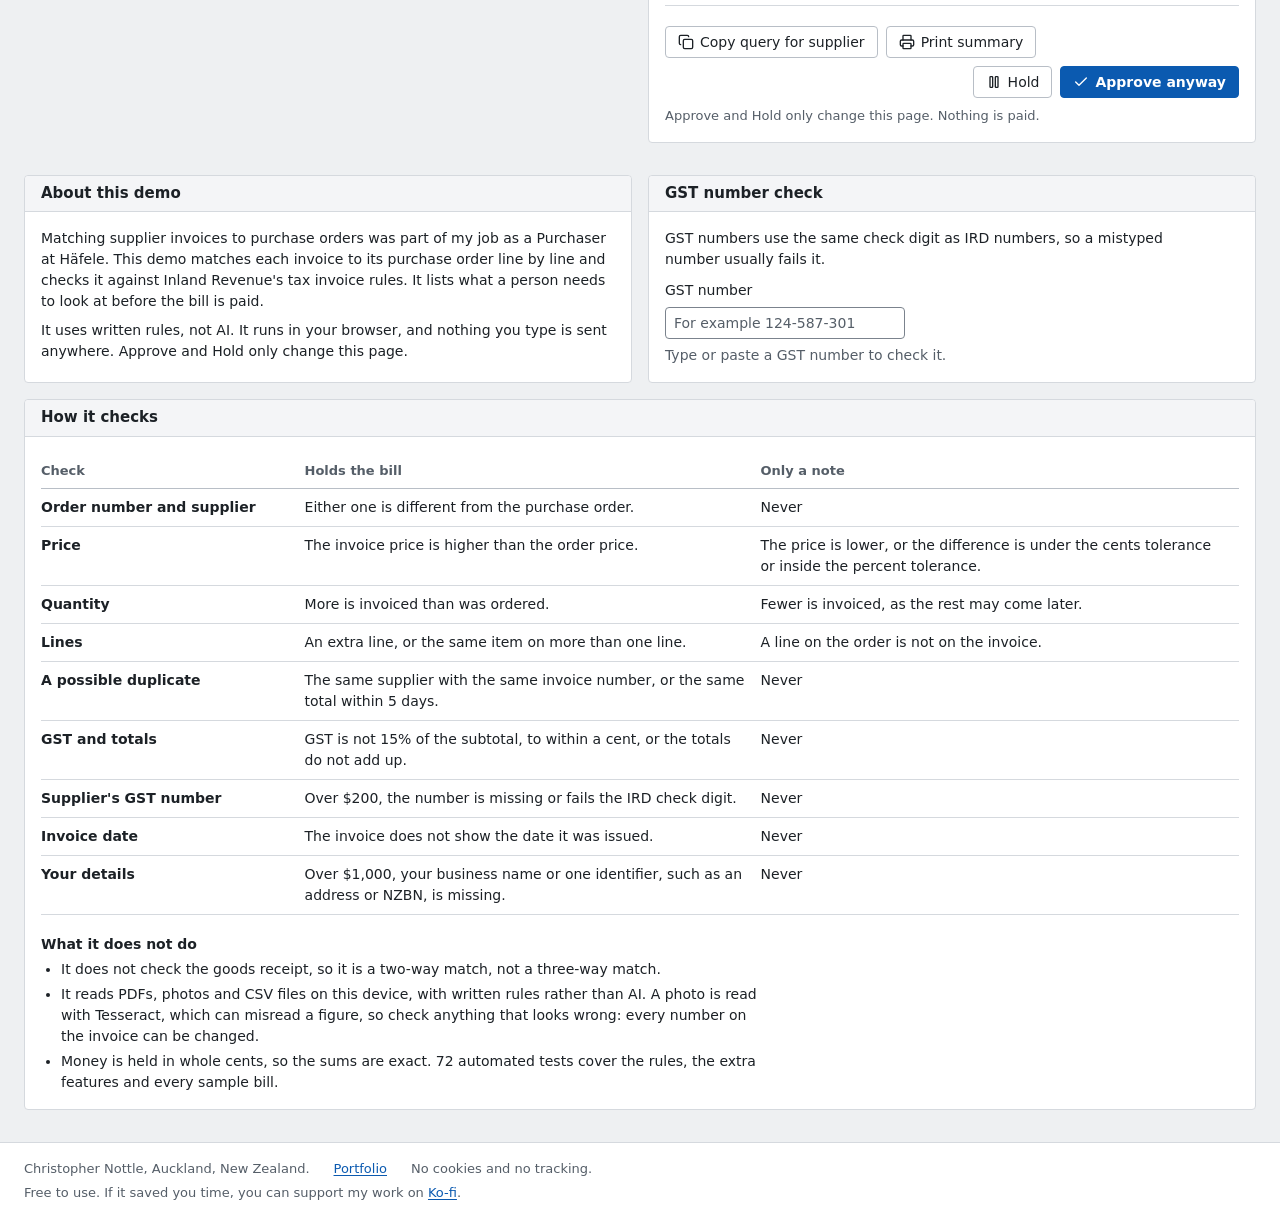
<file: invoice-checker.html>
<!doctype html>
<html lang="en-NZ" data-theme="light">
<head>
  <meta charset="utf-8">
  <meta name="viewport" content="width=device-width, initial-scale=1">
  <meta http-equiv="Content-Security-Policy" content="default-src 'self'; script-src 'self'; style-src 'self'; img-src 'self' data: blob:; font-src 'self'; connect-src 'none'; worker-src 'self'; frame-src 'none'; object-src 'none'; form-action 'none'; base-uri 'none'">
  <title>Invoice checker | Christopher Nottle</title>
  <meta name="description" content="A bill review demo with made-up data: each supplier invoice is matched to its purchase order line by line, and checked against Inland Revenue's tax invoice rules.">
  <meta property="og:type" content="website">
  <meta property="og:title" content="Invoice checker | Christopher Nottle">
  <meta property="og:description" content="Checks each supplier invoice against its purchase order, line by line, and against Inland Revenue's tax invoice rules. Made-up bills.">
  <meta property="og:url" content="https://cn-op7qz.pages.dev/invoice-checker.html">
  <meta property="og:image" content="https://cn-op7qz.pages.dev/assets/img/og-invoice.png">
  <meta property="og:image:width" content="1200">
  <meta property="og:image:height" content="630">
  <meta name="twitter:card" content="summary_large_image">
  <meta name="robots" content="noindex, nofollow">
  <meta name="color-scheme" content="light dark">
  <link rel="icon" href="assets/img/favicon.png" type="image/png">
  <script src="assets/js/theme.js"></script>
  <link rel="stylesheet" href="assets/css/invoice.css">
</head>
<body>
  <a class="skip" href="#app">Skip to the invoice checker</a>

  <header class="topbar">
    <div class="frame topbar-in">
      <div class="brand">
        <h1 class="product">Invoice checker</h1>
        <p class="demo-note">Demo with made-up bills</p>
      </div>
      <nav class="topnav" aria-label="Site">
        <a href="index.html#work">Portfolio</a>
        <a href="privacy-checker.html">NZ Redact</a>
        <a href="#how">How it checks</a>
      </nav>
      <button type="button" class="icon-btn" id="theme" aria-label="Switch to dark theme"><svg class="i"><use href="assets/img/icons.svg#moon"/></svg></button>
    </div>
  </header>

  <main id="main" class="frame">
    <div class="print-only" id="print-head"></div>
    <noscript><p class="panel noscript">This demo needs JavaScript. It runs entirely in your browser.</p></noscript>

    <section class="app" id="app" aria-labelledby="bills-h">
      <div class="page-head">
        <h2 id="bills-h">Bills to pay</h2>
        <p id="inbox-summary"></p>
      </div>

      <section class="panel desk" id="desk" aria-labelledby="desk-h">
        <div class="panel-head">
          <h2 id="desk-h">Check your own documents</h2>
          <span>Read on this device. Nothing is sent or saved.</span>
        </div>
        <div class="desk-drop" id="desk-drop">
          <p class="desk-hint" id="desk-hint">Drop a purchase order and its invoice here, then drag one onto the other. Or drop them both at once. PDF, photo or CSV, in any layout.</p>
          <ul class="desk-cards" id="desk-cards" aria-label="Documents on the desk"></ul>
          <div class="desk-tools">
            <label class="btn" for="desk-file"><svg class="i"><use href="assets/img/icons.svg#plus"/></svg><span>Add files</span></label>
            <input type="file" id="desk-file" class="visually-hidden" multiple accept=".pdf,.png,.jpg,.jpeg,.webp,.gif,.bmp,.csv,.tsv,.txt,application/pdf,image/*,text/csv,text/plain">
            <span class="desk-help">Without a mouse: select one document, then the one to check it against.</span>
          </div>
        </div>
        <p class="visually-hidden" id="desk-live" role="status"></p>
      </section>

      <div class="panel bills">
        <div class="toolbar">
          <button type="button" class="btn btn-primary" id="new-check" aria-haspopup="dialog"><svg class="i"><use href="assets/img/icons.svg#plus"/></svg><span>New check</span></button>
          <label class="tol" for="tolerance">Price tolerance <input id="tolerance" type="text" inputmode="decimal" value="0" aria-describedby="tol-help"> %</label>
          <label class="tol" for="tolerance-cents">Ignore differences under <input id="tolerance-cents" type="text" inputmode="decimal" value="5" aria-describedby="tol-help"> cents</label>
          <span class="visually-hidden" id="tol-help">A price difference inside either tolerance is noted but does not hold the bill.</span>
          <span class="toolbar-end">
            <button type="button" class="btn" id="keys-open" aria-haspopup="dialog">Shortcuts</button>
            <button type="button" class="btn" id="reset"><svg class="i"><use href="assets/img/icons.svg#rotate-ccw"/></svg><span>Reset</span></button>
          </span>
        </div>
        <table class="bill-table">
          <caption class="visually-hidden">Bills to pay. Select a bill to open it below.</caption>
          <thead>
            <tr><th scope="col">Supplier</th><th scope="col">Invoice number</th><th scope="col">Date</th><th scope="col" class="n">Total</th><th scope="col">Status</th></tr>
          </thead>
          <tbody id="inbox"></tbody>
        </table>
        <p class="panel-foot">Made-up suppliers, orders, prices and GST numbers. Nothing is sent or stored.</p>
      </div>

      <div class="open-bill" id="open-bill">
        <section class="panel doc-panel" aria-labelledby="doc-h">
          <div class="panel-head">
            <h2 id="doc-h">Invoice</h2>
            <span id="doc-source"></span>
          </div>
          <div class="viewer">
            <p class="viewer-note">You can change any number on the invoice. The check updates as you type.</p>
            <article class="paper" id="paper" aria-label="The invoice"></article>
          </div>
        </section>
        <section class="panel review" id="panel" aria-label="Check results"></section>
      </div>
      <p class="visually-hidden" id="inv-live" role="status"></p>
      <p class="visually-hidden" id="copy-live" role="status"></p>
    </section>

    <dialog class="sheet" id="entry" aria-labelledby="entry-h">
      <form id="entry-form" novalidate>
        <div class="sheet-head">
          <h2 id="entry-h">New check</h2>
          <button type="button" class="icon-btn" id="entry-close" aria-label="Close"><svg class="i"><use href="assets/img/icons.svg#x"/></svg></button>
        </div>
        <p class="sheet-note">Enter one purchase order and its invoice. Nothing you enter here is saved or sent. It stays in this page until you reload it.</p>
        <div class="fields">
          <label class="field" for="entry-supplier"><span>Supplier</span><input id="entry-supplier" type="text" autocomplete="off"></label>
          <label class="field" for="entry-gst"><span>Supplier GST number</span><input id="entry-gst" type="text" autocomplete="off" inputmode="numeric" spellcheck="false"></label>
          <label class="field" for="entry-invoice"><span>Invoice number</span><input id="entry-invoice" type="text" autocomplete="off"></label>
          <label class="field" for="entry-date"><span>Invoice date</span><input id="entry-date" type="date"></label>
          <label class="field" for="entry-order"><span>Purchase order number</span><input id="entry-order" type="text" autocomplete="off"></label>
          <label class="field" for="entry-buyer"><span>Your business name</span><input id="entry-buyer" type="text" autocomplete="off"></label>
          <label class="field wide" for="entry-buyer-id"><span>Your address, NZBN or GST number</span><input id="entry-buyer-id" type="text" autocomplete="off"></label>
        </div>
        <div id="entry-grid" role="group" aria-labelledby="entry-lines-h" aria-describedby="entry-paste-help">
          <h3 id="entry-lines-h">Lines</h3>
          <p class="sheet-note" id="entry-paste-help">Paste rows copied from a spreadsheet into any cell. The columns are item, ordered quantity, order price, invoiced quantity and invoice price. Leave the invoiced cells empty for an item that was not invoiced.</p>
          <div class="eg-head" aria-hidden="true"><span>Item</span><span>Ordered qty</span><span>Order price</span><span>Invoiced qty</span><span>Invoice price</span><span></span></div>
          <div id="entry-rows"></div>
          <button type="button" class="btn" id="entry-add"><svg class="i"><use href="assets/img/icons.svg#plus"/></svg><span>Add line</span></button>
        </div>
        <p class="sheet-note">The subtotal, GST and total are worked out from the invoiced lines. You can change them on the invoice afterwards. Reset removes bills you have entered.</p>
        <p class="entry-error" id="entry-error" role="alert"></p>
        <div class="sheet-actions">
          <button type="button" class="btn" id="entry-cancel">Cancel</button>
          <button type="submit" class="btn btn-primary">Check bill</button>
        </div>
      </form>
    </dialog>

    <dialog class="sheet sheet-sm" id="keys" aria-labelledby="keys-h">
      <div class="sheet-head">
        <h2 id="keys-h">Keyboard shortcuts</h2>
        <button type="button" class="icon-btn" id="keys-close" aria-label="Close"><svg class="i"><use href="assets/img/icons.svg#x"/></svg></button>
      </div>
      <table class="keys">
        <caption class="visually-hidden">Keyboard shortcuts</caption>
        <tbody>
          <tr><th scope="row"><kbd>j</kbd> or <kbd>Down</kbd></th><td>Next bill</td></tr>
          <tr><th scope="row"><kbd>k</kbd> or <kbd>Up</kbd></th><td>Previous bill</td></tr>
          <tr><th scope="row"><kbd>a</kbd></th><td>Approve the bill</td></tr>
          <tr><th scope="row"><kbd>h</kbd></th><td>Hold the bill</td></tr>
          <tr><th scope="row"><kbd>?</kbd></th><td>Show this list</td></tr>
          <tr><th scope="row"><kbd>Esc</kbd></th><td>Close this list</td></tr>
        </tbody>
      </table>
      <p class="sheet-note">The keys do nothing while you are typing in a box.</p>
    </dialog>

    <section class="about" id="about" aria-labelledby="about-h">
      <div class="panel about-text">
        <div class="panel-head"><h2 id="about-h">About this demo</h2></div>
        <div class="panel-body">
          <p>Matching supplier invoices to purchase orders was part of my job as a Purchaser at Häfele. This demo matches each invoice to its purchase order line by line and checks it against Inland Revenue's tax invoice rules. It lists what a person needs to look at before the bill is paid.</p>
          <p>It uses written rules, not AI. It runs in your browser, and nothing you type is sent anywhere. Approve and Hold only change this page.</p>
        </div>
      </div>

      <div class="panel gst-box">
        <div class="panel-head"><h2 id="gst-h">GST number check</h2></div>
        <div class="panel-body">
          <p class="gst-help" id="gst-help">GST numbers use the same check digit as IRD numbers, so a mistyped number usually fails it.</p>
          <label for="gst-check">GST number</label>
          <input id="gst-check" type="text" inputmode="numeric" autocomplete="off" spellcheck="false" placeholder="For example 124-587-301" aria-describedby="gst-help gst-result">
          <p id="gst-result" role="status" data-state="empty">Type or paste a GST number to check it.</p>
        </div>
      </div>

      <div class="panel how" id="rules">
        <div class="panel-head"><h2 id="how">How it checks</h2></div>
        <div class="panel-body">
          <table class="how-table">
            <caption class="visually-hidden">What holds a bill, and what is only a note</caption>
            <thead>
              <tr><th scope="col">Check</th><th scope="col">Holds the bill</th><th scope="col">Only a note</th></tr>
            </thead>
            <tbody>
              <tr><th scope="row">Order number and supplier</th><td data-label="Holds the bill">Either one is different from the purchase order.</td><td data-label="Only a note">Never</td></tr>
              <tr><th scope="row">Price</th><td data-label="Holds the bill">The invoice price is higher than the order price.</td><td data-label="Only a note">The price is lower, or the difference is under the cents tolerance or inside the percent tolerance.</td></tr>
              <tr><th scope="row">Quantity</th><td data-label="Holds the bill">More is invoiced than was ordered.</td><td data-label="Only a note">Fewer is invoiced, as the rest may come later.</td></tr>
              <tr><th scope="row">Lines</th><td data-label="Holds the bill">An extra line, or the same item on more than one line.</td><td data-label="Only a note">A line on the order is not on the invoice.</td></tr>
              <tr><th scope="row">A possible duplicate</th><td data-label="Holds the bill">The same supplier with the same invoice number, or the same total within 5 days.</td><td data-label="Only a note">Never</td></tr>
              <tr><th scope="row">GST and totals</th><td data-label="Holds the bill">GST is not 15% of the subtotal, to within a cent, or the totals do not add up.</td><td data-label="Only a note">Never</td></tr>
              <tr><th scope="row">Supplier's GST number</th><td data-label="Holds the bill">Over $200, the number is missing or fails the IRD check digit.</td><td data-label="Only a note">Never</td></tr>
              <tr><th scope="row">Invoice date</th><td data-label="Holds the bill">The invoice does not show the date it was issued.</td><td data-label="Only a note">Never</td></tr>
              <tr><th scope="row">Your details</th><td data-label="Holds the bill">Over $1,000, your business name or one identifier, such as an address or NZBN, is missing.</td><td data-label="Only a note">Never</td></tr>
            </tbody>
          </table>
          <h3>What it does not do</h3>
          <ul class="plain-list">
            <li>It does not check the goods receipt, so it is a two-way match, not a three-way match.</li>
            <li>It reads PDFs, photos and CSV files on this device, with written rules rather than AI. A photo is read with Tesseract, which can misread a figure, so check anything that looks wrong: every number on the invoice can be changed.</li>
            <li>Money is held in whole cents, so the sums are exact. 72 automated tests cover the rules, the extra features and every sample bill.</li>
          </ul>
        </div>
      </div>
    </section>
  </main>

  <footer class="foot">
    <div class="frame foot-in">
      <p>Christopher Nottle, Auckland, New Zealand.</p>
      <p><a href="index.html">Portfolio</a></p>
      <p>No cookies and no tracking.</p>
      <p class="support">Free to use. If it saved you time, you can support my work on <a href="https://ko-fi.com/keaclip" target="_blank" rel="noopener noreferrer">Ko-fi</a>.</p>
    </div>
  </footer>

  <script src="assets/js/matcher.js"></script>
  <script src="assets/js/samples.js"></script>
  <script src="assets/js/entry.js"></script>
  <script src="assets/js/invoice-page.js"></script>
  <script src="assets/js/reader.js"></script>
  <script src="assets/js/pair.js"></script>
  <script src="assets/js/files.js"></script>
  <script src="assets/js/desk.js"></script>
</body>
</html>
</file>
<file: assets/css/site.css>
/*
  Christopher Nottle: portfolio styles. DESIGN.md (kept on this PC) explains each choice.
  A letter: one column of text in Source Sans 3, with the invoice check and screenshots as wider figures.
  White page, no mono, one colour (canary yellow, only on invoice lines that do not match).
  Nothing moves until the visitor drags or presses a button. Contrast is checked by tests/site.test.js.
  Fonts are saved in assets/fonts (OFL licence), so nothing loads from other sites.
*/
@font-face { font-family: "Source Sans 3"; src: url("../fonts/source-sans-3-latin-400-normal.woff2") format("woff2"); font-weight: 400; font-style: normal; font-display: block; }
@font-face { font-family: "Source Sans 3"; src: url("../fonts/source-sans-3-latin-600-normal.woff2") format("woff2"); font-weight: 600; font-style: normal; font-display: block; }

:root {
  color-scheme: light;
  --bg: #ffffff;
  --surface: #ffffff;
  --surface-2: #f3f4f5;
  --stage: #f3f4f5;
  --text: #17191c;
  --muted: #555b63;
  --line-strong: #868c94;
  --accent: #6b5200;
  --accent-ink: #ffffff;
  --btn: #17191c;
  --btn-ink: #ffffff;
  --canary: #fff0a3;
  --check: #8a4b00;
  --check-bg: #fbecd2;
  --note: #254f9c;
  --note-bg: #e4ecfb;
  --ok: #1f6b3a;
  --ok-bg: #e0f1e5;
  --line: rgba(23, 25, 28, .12);
  --doc-shadow: 0 1px 2px rgba(17, 20, 30, .06), 0 18px 30px -12px rgba(17, 20, 30, .10);
  --lift-shadow: 0 2px 4px rgba(17, 20, 30, .08), 0 30px 50px -16px rgba(17, 20, 30, .22);
  --sans: "Source Sans 3", "Segoe UI", system-ui, -apple-system, "Helvetica Neue", Arial, sans-serif;
  --page: 64rem;
  --letter: 38rem;
  --gutter: 1.5rem;
  --ease: cubic-bezier(.2, .7, .2, 1);
}
:root[data-theme="dark"] {
  color-scheme: dark;
  --bg: #121315;
  --surface: #1b1c1f;
  --surface-2: #1f2124;
  --stage: #1f2124;
  --text: #eceef0;
  --muted: #a2a8b0;
  --line-strong: #6e747c;
  --accent: #f2d35b;
  --accent-ink: #121315;
  --btn: #eceef0;
  --btn-ink: #121315;
  --canary: #3a3110;
  --check: #f2b65c;
  --check-bg: #2c2312;
  --note: #a3c4ff;
  --note-bg: #152036;
  --ok: #86d8a0;
  --ok-bg: #12271a;
  --line: rgba(236, 238, 240, .12);
  --doc-shadow: 0 1px 2px rgba(0, 0, 0, .3), 0 18px 30px -12px rgba(0, 0, 0, .5);
  --lift-shadow: 0 2px 4px rgba(0, 0, 0, .35), 0 30px 50px -16px rgba(0, 0, 0, .65);
}

/* ---------- base ---------- */
*, *::before, *::after { box-sizing: border-box; }
html { -webkit-text-size-adjust: 100%; text-size-adjust: 100%; }
body { margin: 0; background: var(--bg); color: var(--text); font: 400 1.1875rem/1.6 var(--sans); -webkit-font-smoothing: antialiased; overflow-wrap: break-word; }
h1, h2, h3, h4 { margin: 0; font-weight: 600; text-wrap: balance; }
p { margin: 0 0 1em; text-wrap: pretty; }
p:last-child { margin-bottom: 0; }
ul, ol { margin: 0; padding: 0; }
img, video, iframe { max-width: 100%; display: block; }
img, video { height: auto; }
code { font: inherit; font-weight: 600; }
a { color: var(--text); text-decoration: underline; text-decoration-color: var(--line-strong); text-decoration-thickness: 1px; text-underline-offset: .18em; }
a:hover { text-decoration-color: currentColor; }
:focus-visible { outline: 3px solid var(--accent); outline-offset: 2px; border-radius: 2px; }
.num { font-variant-numeric: tabular-nums; text-align: right; white-space: nowrap; }
.visually-hidden { position: absolute; width: 1px; height: 1px; margin: -1px; padding: 0; overflow: hidden; clip: rect(0 0 0 0); clip-path: inset(50%); white-space: nowrap; border: 0; }
[hidden] { display: none !important; }
.skip { position: absolute; left: 1rem; top: -4rem; z-index: 50; padding: .6rem 1rem; background: var(--btn); color: var(--btn-ink); border-radius: 4px; text-decoration: none; }
.skip:focus { top: 1rem; }

/* ---------- the page: a letter, left-aligned, with wider figures ---------- */
.page { max-width: var(--page); margin: 0 auto; padding: 0 var(--gutter); }
.letter { max-width: var(--letter); }
.letterhead { padding: clamp(2.5rem, 7vw, 4.5rem) 0 2.25rem; }
.letterhead h1 { font-size: 1.75rem; line-height: 1.2; }
.contact { margin: .2rem 0 0; color: var(--muted); }
.reach { display: flex; flex-wrap: wrap; align-items: center; gap: .5rem 1.25rem; margin-top: 1rem; }
.email { font-size: 1.0625rem; user-select: all; }

.section { margin-top: clamp(3.5rem, 8vw, 5rem); }
.section > h2, .section.letter > h2 { font-size: 1.25rem; padding-bottom: .5rem; margin-bottom: 1.5rem; border-bottom: 1px solid var(--line); max-width: var(--letter); }
.project { padding: 0 0 3rem; }
.project + .project { padding-top: 3rem; border-top: 1px solid var(--line); }
.project h3 { font-size: 1.1875rem; margin-bottom: .6rem; }
.when { font-weight: 400; color: var(--muted); margin-left: .35rem; }
.links { display: flex; flex-wrap: wrap; gap: .25rem 1.5rem; margin-top: 1.25rem; }

/* ---------- buttons ---------- */
.btn {
  display: inline-flex; align-items: center; justify-content: center; min-height: 2.5rem; padding: .4rem .95rem;
  border-radius: 4px; border: 1px solid var(--line-strong); background: var(--surface); color: var(--text);
  font: 600 1rem/1.2 var(--sans); cursor: pointer; transition: border-color .15s var(--ease), background-color .15s var(--ease);
}
.btn:hover { border-color: var(--text); }
.btn-primary { background: var(--btn); border-color: var(--btn); color: var(--btn-ink); }
.btn-primary:hover { background: color-mix(in srgb, var(--btn) 85%, var(--bg)); }
.btn:disabled { opacity: .45; cursor: default; }
.btn-quiet { padding: 0; border: 0; background: none; font: inherit; color: var(--text); cursor: pointer; text-decoration: underline; text-decoration-color: var(--line-strong); text-underline-offset: .18em; }
.btn-quiet:hover { text-decoration-color: currentColor; }
.needs-js { display: none; }
.js .needs-js { display: inline-flex; }
.js .btn-quiet.needs-js { display: inline; }

/* ---------- figures ---------- */
.shot { margin: 1.5rem 0 0; }
.shot img, .shot .frame { border: 1px solid var(--line); border-radius: 6px; box-shadow: var(--doc-shadow); overflow: hidden; background: var(--surface-2); }
.shot .frame img { border: 0; border-radius: 0; box-shadow: none; }
.shot .frame iframe { width: 100%; height: min(70vh, 34rem); border: 0; background: #fff; }
.shot .frame video { width: 100%; }
.shot-actions { display: flex; flex-wrap: wrap; gap: .25rem 1.5rem; margin-top: .75rem; }
.shot-portrait { max-width: 20rem; }   /* a phone-shaped app window, shown at about phone width */
.brief { margin: 1.25rem 0 0; padding: .25rem 0 .25rem 1.25rem; border-left: 1px solid var(--line-strong); color: var(--muted); }
.brief p { margin: 0 0 .5rem; }

/* ---------- the invoice check: order on the left, invoice in the tray ---------- */
.match { margin-top: 1.75rem; }
.bills { display: flex; flex-wrap: wrap; gap: .5rem; margin: 0; padding: 0; list-style: none; }
.bill { display: grid; gap: .05rem; padding: .45rem .75rem; text-align: left; border: 1px solid var(--line); border-radius: 4px; background: var(--surface); color: var(--text); font: 400 .9375rem/1.35 var(--sans); cursor: pointer; }
.bill span { color: var(--muted); }
.bill:hover { border-color: var(--line-strong); }
.bill[aria-pressed="true"] { border-color: var(--text); box-shadow: inset 0 0 0 1px var(--text); }
.desk { display: grid; gap: 1.5rem; margin-top: 1rem; padding: clamp(1rem, 3vw, 1.75rem); background: var(--surface-2); border-radius: 6px; perspective: 1600px; }
.doc { background: var(--surface); border: 1px solid var(--line); border-radius: 6px; box-shadow: var(--doc-shadow); font-size: .9375rem; min-width: 0; }
.doc-head { padding: .8rem 1rem .55rem; border-bottom: 1px solid var(--line); }
.doc-head h4 { font-size: 1rem; }
.doc-head p { margin: .2rem 0 0; color: var(--muted); line-height: 1.45; }
.doc table { width: 100%; border-collapse: collapse; }
.doc th, .doc td { padding: .4rem 1rem; text-align: left; vertical-align: baseline; }
.doc thead th { font-weight: 600; color: var(--muted); border-bottom: 1px solid var(--line); }
.doc thead th.num { text-align: right; }
.doc tbody th { font-weight: 400; }
.doc tbody th code { display: block; }
.doc tbody th span { color: var(--muted); }
.doc tbody tr + tr th, .doc tbody tr + tr td { border-top: 1px solid var(--line); }
.doc tfoot th, .doc tfoot td { font-weight: 400; padding-top: .3rem; padding-bottom: .3rem; }
.doc tfoot tr:first-child th, .doc tfoot tr:first-child td { border-top: 1px solid var(--line); padding-top: .55rem; }
.doc tfoot .grand th, .doc tfoot .grand td { font-weight: 600; border-top: 2px solid var(--text); }
.po { transition: box-shadow .15s var(--ease); }
.po.is-target { box-shadow: 0 0 0 3px var(--accent), var(--doc-shadow); }
.tray { min-width: 0; }
.inv { cursor: grab; touch-action: none; user-select: none; transform-origin: 50% 0;
  transform: translate(var(--dx, 0px), var(--dy, 0px)) rotateX(10deg) rotateZ(2.5deg);
  transition: transform .45s var(--ease), box-shadow .45s var(--ease); }
.inv.is-dragging { cursor: grabbing; position: relative; z-index: 5; box-shadow: var(--lift-shadow);
  transform: translate(var(--dx, 0px), var(--dy, 0px)) rotateX(4deg) rotateZ(1deg) scale(1.02); transition: none; }
.inv.is-placed { cursor: default; transform: none; user-select: text; }
.inv .mark { width: 3.5rem; text-align: right; color: var(--muted); white-space: nowrap; }
.inv tr.is-check th, .inv tr.is-check td { background: var(--canary); }
.inv tr.is-check .mark { color: var(--accent); font-weight: 600; }
.actions { display: flex; flex-wrap: wrap; gap: .6rem; margin-top: 1rem; }
.result { margin-top: 1.25rem; max-width: var(--letter); }
.result h4 { font-size: 1.125rem; }
.result .raise { margin: .2rem 0 0; font-weight: 600; }
.findings { margin: .9rem 0 0; padding: 0; list-style: none; border-top: 1px solid var(--line); }
.findings li { display: grid; gap: .1rem; padding: .6rem 0; border-bottom: 1px solid var(--line); }
.findings strong { font-weight: 600; }
.findings span { color: var(--muted); }
.findings .is-check strong::before { content: "Check"; display: inline-block; margin-right: .5rem; padding: 0 .35rem; border-radius: 2px; background: var(--canary); color: var(--accent); font-size: .875rem; }
.findings .is-note strong::before { content: "Note"; display: inline-block; margin-right: .5rem; color: var(--muted); font-size: .875rem; }

/* ---------- working with AI, experience ---------- */
.log { list-style: none; margin: 1.25rem 0 1.5rem; }
.log li { padding: .75rem 0; border-top: 1px solid var(--line); }
.log li:last-child { border-bottom: 1px solid var(--line); }
.log time { display: block; color: var(--muted); font-size: 1rem; }
.jobs { list-style: none; }
.jobs > li { padding: 0 0 1.5rem; }
.jobs h3 { font-size: 1.125rem; margin-bottom: .35rem; }
.jobs ul { padding-left: 1.15rem; }
.jobs ul li { margin-top: .25rem; }
.jobs ul li::marker { color: var(--line-strong); }
.edu { list-style: none; margin: 0 0 1rem; color: var(--muted); }
.edu li { padding: .15rem 0; }

.site-foot { margin: clamp(4rem, 8vw, 6rem) 0 0; padding: 1.5rem 0 2.5rem; border-top: 1px solid var(--line); color: var(--muted); font-size: 1rem; max-width: var(--letter); }

/* ---------- screens ---------- */
@media (min-width: 60rem) {
  .desk { grid-template-columns: minmax(0, .9fr) minmax(0, 1.1fr); gap: 2.25rem; align-items: start; }
}
@media (max-width: 35rem) {
  :root { --gutter: 1rem; }
  body { font-size: 1.125rem; }
  .doc th, .doc td { padding-left: .6rem; padding-right: .6rem; }
  .inv { transform: translate(var(--dx, 0px), var(--dy, 0px)) rotateX(6deg) rotateZ(1.5deg); }
  .when { display: block; margin-left: 0; }
  .bills { display: grid; grid-template-columns: 1fr 1fr; }
}
@media (pointer: coarse) {
  .btn, .bill { min-height: 2.75rem; }
}
@media (prefers-reduced-motion: reduce) {
  .btn, .po, .inv { transition: none; animation: none; }
  .inv { transform: none; }
}
@media print {
  .needs-js, .skip, .match { display: none !important; }
}
</file>
<file: assets/css/invoice.css>
/*
  Invoice checker. Laid out like the bill approval screen in ordinary accounts software: an app bar,
  a table of bills, and the open bill below it as an invoice preview beside its check results.
  Type is the operating system's own UI font. The reasons are in INVOICE-DESIGN.md.
  This file sets everything the page uses, so it does not depend on the portfolio's shared styles.
*/
:root {
  --font: system-ui, "Segoe UI", Roboto, Helvetica, Arial, sans-serif;

  --bg: #eef0f2;
  --panel: #ffffff;
  --sunken: #f4f5f7;
  --text: #1c2126;
  --muted: #555e68;
  --border: #d5d9de;
  --border-strong: #b8bec6;
  --field: #7b838d;
  --blue: #0b5ab0;
  --blue-hover: #08498f;
  --blue-ink: #ffffff;
  --blue-tint: #e6eef8;
  --green: #17703a;
  --green-ink: #ffffff;
  --amber: #8a5600;
  --amber-tint: #fdf1d8;
  --grey: #555e68;
  --grey-tint: #e7e9ec;
  --backdrop: rgba(20, 24, 28, .45);
  --shadow: rgba(20, 24, 28, .18);

  --radius: 4px;

  --ease: cubic-bezier(.2, .8, .2, 1);
  --quick: .12s;
  --sheet: .15s;
  --open: .18s;

  --frame: 1400px;
  --gutter: clamp(12px, 2.5vw, 24px);
}
:root[data-theme="dark"] {
  --bg: #16181b;
  --panel: #202328;
  --sunken: #1a1d21;
  --text: #e3e6ea;
  --muted: #a3abb5;
  --border: #353a41;
  --border-strong: #4b525b;
  --field: #79828d;
  --blue: #7ab0f5;
  --blue-hover: #9cc4f8;
  --blue-ink: #10151b;
  --blue-tint: #1f2c3d;
  --green: #6cc788;
  --green-ink: #0f1712;
  --amber: #e4b154;
  --amber-tint: #362b14;
  --grey: #a3abb5;
  --grey-tint: #2c3036;
  --backdrop: rgba(0, 0, 0, .6);
  --shadow: rgba(0, 0, 0, .5);
}

/* Base */
*, *::before, *::after { box-sizing: border-box; }
* { margin: 0; padding: 0; }
html { -webkit-text-size-adjust: 100%; scroll-padding-top: 1rem; }
body { background: var(--bg); color: var(--text); font: 400 14px/1.5 var(--font); font-variant-numeric: tabular-nums; }
ul, ol { list-style: none; }
a { color: var(--blue); text-underline-offset: 2px; }
a:hover { color: var(--blue-hover); }
img, svg { display: block; }
button, input, textarea { font: inherit; color: inherit; }
table { border-collapse: collapse; width: 100%; }
th { font-weight: 600; text-align: left; }
h1, h2, h3 { font-weight: 600; line-height: 1.3; }
[hidden] { display: none !important; }
:focus-visible { outline: 2px solid var(--blue); outline-offset: 2px; }
.visually-hidden { position: absolute !important; width: 1px; height: 1px; overflow: hidden; clip: rect(0 0 0 0); white-space: nowrap; }
.skip { position: absolute; left: 1rem; top: -3rem; z-index: 50; padding: .5rem .75rem; background: var(--blue); color: var(--blue-ink); border-radius: var(--radius); }
.skip:focus { top: .75rem; }
.i { width: 16px; height: 16px; flex: none; }
.frame { max-width: var(--frame); margin: 0 auto; padding-inline: var(--gutter); }
.n { text-align: right; white-space: nowrap; }
.panel { background: var(--panel); border: 1px solid var(--border); border-radius: var(--radius); }
.noscript { margin-top: 1rem; padding: 1rem; }

/* Buttons */
.btn {
  display: inline-flex; align-items: center; justify-content: center; gap: 6px; height: 32px; padding: 0 12px;
  border: 1px solid var(--border-strong); border-radius: var(--radius); background: var(--panel); color: var(--text);
  font-size: 14px; line-height: 1; text-decoration: none; white-space: nowrap; cursor: pointer;
  transition: background-color var(--quick) var(--ease), border-color var(--quick) var(--ease), color var(--quick) var(--ease);
}
.btn:hover { background: var(--sunken); border-color: var(--field); }
.btn:disabled { opacity: .5; cursor: not-allowed; }
.btn-primary { border-color: var(--blue); background: var(--blue); color: var(--blue-ink); font-weight: 600; }
.btn-primary:hover { border-color: var(--blue-hover); background: var(--blue-hover); color: var(--blue-ink); }
.icon-btn {
  display: inline-grid; place-items: center; width: 32px; height: 32px; border: 1px solid transparent; border-radius: var(--radius);
  background: transparent; color: var(--muted); cursor: pointer;
  transition: background-color var(--quick) var(--ease), color var(--quick) var(--ease);
}
.icon-btn:hover { background: var(--sunken); color: var(--text); }
kbd { display: inline-block; min-width: 24px; padding: 2px 6px; border: 1px solid var(--border-strong); border-radius: var(--radius); background: var(--sunken); font: inherit; font-size: 13px; line-height: 1.3; text-align: center; }

/* Status: a word in its colour, with a small icon. No fill. */
.status { display: inline-flex; align-items: center; gap: 6px; white-space: nowrap; }
.status .i { width: 15px; height: 15px; }
.status.is-ok { color: var(--green); }
.status.is-warn { color: var(--amber); }
.status.is-held, .status.is-note { color: var(--grey); }
.status-extra { margin-left: 6px; color: var(--muted); }

/* App bar */
.topbar { background: var(--panel); border-bottom: 1px solid var(--border); }
.topbar-in { display: flex; flex-wrap: wrap; align-items: center; gap: 4px 16px; min-height: 52px; padding-block: 6px; }
.brand { display: flex; flex-wrap: wrap; align-items: baseline; gap: 0 12px; }
.product { font-size: 16px; }
.demo-note { color: var(--muted); }
.topnav { display: flex; flex-wrap: wrap; gap: 4px 16px; margin-left: auto; }
.topnav a { text-decoration: none; }
.topnav a:hover { text-decoration: underline; }

/* Working area */
main { padding-bottom: 2rem; }
.page-head { display: flex; flex-wrap: wrap; align-items: baseline; gap: 4px 12px; padding: 20px 0 12px; }
.page-head h2 { font-size: 20px; }
#inbox-summary { color: var(--muted); }

.toolbar { display: flex; flex-wrap: wrap; align-items: center; gap: 8px 16px; padding: 10px 12px; border-bottom: 1px solid var(--border); }
.toolbar-end { display: inline-flex; gap: 8px; margin-left: auto; }
.tol { display: inline-flex; align-items: center; gap: 6px; }
.tol input { width: 52px; height: 32px; padding: 0 8px; border: 1px solid var(--field); border-radius: var(--radius); background: var(--panel); text-align: right; }
.tol input[aria-invalid="true"], .gst-box input[aria-invalid="true"] { border-color: var(--amber); background: var(--amber-tint); }

/* Bills to pay */
.bill-table th, .bill-table td { padding: 9px 12px; border-bottom: 1px solid var(--border); vertical-align: middle; }
.bill-table thead th { padding-block: 7px; background: var(--sunken); color: var(--muted); font-size: 13px; }
.bill-table th.n { text-align: right; }
.bill-table tbody tr { cursor: pointer; transition: background-color var(--quick) var(--ease); }
.bill-table tbody tr:hover { background: var(--sunken); }
.bill-table tbody tr.is-current { background: var(--blue-tint); }
.bill { padding: 0; border: 0; background: none; color: var(--blue); text-align: left; cursor: pointer; }
.bill:hover { text-decoration: underline; }
.bill-date { color: var(--muted); }
.panel-foot { padding: 8px 12px; color: var(--muted); font-size: 13px; }

/* The open bill */
.open-bill { display: grid; gap: 16px; margin-top: 16px; }
/* Each panel has a plain grey title strip, with any extra detail on the right. */
.panel-head { display: flex; flex-wrap: wrap; justify-content: space-between; align-items: baseline; gap: 2px 12px; padding: 8px 16px; background: var(--sunken); border-bottom: 1px solid var(--border); border-radius: var(--radius) var(--radius) 0 0; }
.panel-head h2 { font-size: 15px; }
.panel-head > span { color: var(--muted); font-size: 13px; }
.panel-body { padding: 16px; }

/* The invoice preview: a plain document on a grey viewer */
.viewer { padding: 16px; background: var(--sunken); border-radius: 0 0 var(--radius) var(--radius); }
.viewer-note { max-width: 760px; margin: 0 auto 10px; color: var(--muted); font-size: 13px; }
.paper { max-width: 760px; margin: 0 auto; padding: 24px; background: var(--panel); border: 1px solid var(--border); }
.paper-head { display: flex; flex-wrap: wrap; justify-content: space-between; align-items: flex-start; gap: 12px 24px; }
.paper-sup { font-size: 16px; font-weight: 600; }
.paper-addr { color: var(--muted); }
.paper-title { text-align: right; }
.paper-title h3 { font-size: 18px; }
.paper-title p { color: var(--muted); }
.paper-meta { display: grid; grid-template-columns: repeat(2, minmax(0, 1fr)); gap: 10px 24px; margin-top: 20px; }
.paper-meta div { display: grid; gap: 2px; align-content: start; }
.paper-meta dt { color: var(--muted); font-size: 13px; }
.paper-meta .billto { grid-column: 1 / -1; }
.paper-meta .billto strong { font-weight: 600; }

.lines { margin-top: 20px; }
.lines th { padding: 6px 8px; border-bottom: 1px solid var(--border-strong); color: var(--muted); font-size: 13px; }
.lines td { padding: 6px 8px; border-bottom: 1px solid var(--border); vertical-align: middle; }
.lines th.n { text-align: right; }
.lines tr.is-check { background: var(--amber-tint); }
.line-code { display: block; font-weight: 600; }
.line-desc { display: block; color: var(--muted); font-size: 13px; }
.line-amt { white-space: nowrap; }
.lines .mark-h, .lines .mark-cell { width: 28px; padding-left: 0; text-align: right; }

/* A warning or note icon beside a figure that needs a look. Nothing beside a figure that matches. */
.mark { display: inline-flex; justify-content: flex-end; vertical-align: middle; }
.mark .i { width: 15px; height: 15px; }
.mark[data-st="check"] { color: var(--amber); }
.mark[data-st="note"] { color: var(--grey); }

/* The figures on the invoice are ordinary input boxes, so it is clear they can be changed. */
.cell { width: 100%; max-width: 104px; height: 30px; padding: 0 6px; border: 1px solid var(--field); border-radius: var(--radius); background: var(--panel); text-align: right; }
.cell[aria-invalid="true"] { border-color: var(--amber); background: var(--amber-tint); }
.cell-qty { max-width: 64px; min-width: 48px; }
.cell-text { max-width: 180px; text-align: left; }

.totals { display: grid; width: min(100%, 300px); margin: 16px 0 0 auto; }
.totals div { display: flex; align-items: center; justify-content: space-between; gap: 12px; padding: 3px 0; }
.totals dt { color: var(--muted); }
.totals dd { display: flex; align-items: center; gap: 6px; flex: 0 0 140px; justify-content: flex-end; }
.totals dd .mark { flex: 0 0 16px; }
.totals .cell { max-width: none; }
.totals .is-total { margin-top: 4px; padding-top: 8px; border-top: 1px solid var(--border-strong); }
.totals .is-total dt { color: var(--text); font-weight: 600; }
.totals .is-total .cell { font-weight: 600; }

/* Check results */
.review-body { padding: 16px; }
.summary { display: flex; align-items: flex-start; gap: 8px; font-size: 15px; font-weight: 600; }
.summary .i { width: 18px; height: 18px; margin-top: 2px; }
.summary.v-check { color: var(--amber); }
.summary.v-notes, .summary.v-match { color: var(--green); }
.summary span { color: var(--text); }
.raise { margin-top: 6px; }
.review h3 { margin: 20px 0 6px; font-size: 14px; }
.cmp th, .cmp td { padding: 6px 8px; border-bottom: 1px solid var(--border); vertical-align: top; }
.cmp thead th { border-bottom-color: var(--border-strong); color: var(--muted); font-size: 13px; }
.cmp th:first-child, .cmp td:first-child { padding-left: 0; }
.cmp th:last-child, .cmp td:last-child { padding-right: 0; }
.cmp th.n { text-align: right; }
.cmp .code { font-weight: 600; white-space: nowrap; }
.cmp .zero { color: var(--muted); }
.cmp .status { white-space: normal; }

.issues li { padding: 8px 0; border-bottom: 1px solid var(--border); }
.issues li:first-child { border-top: 1px solid var(--border); }
.issue-title { display: flex; align-items: flex-start; gap: 6px; font-weight: 600; }
.issue-title .i { width: 15px; height: 15px; margin-top: 2px; }
.sev-check .issue-title .i { color: var(--amber); }
.sev-note .issue-title .i { color: var(--grey); }
.issue-detail { margin-top: 2px; padding-left: 21px; color: var(--muted); }

.actions { display: flex; flex-wrap: wrap; align-items: center; gap: 8px; margin-top: 20px; }
.actions .decide { display: inline-flex; gap: 8px; margin-left: auto; }
.btn .copy-label { display: inline-flex; align-items: center; gap: 6px; }
.btn.is-copied .copy-label { animation: fade-in var(--sheet) var(--ease); }
#hold[aria-pressed="true"] { background: var(--grey-tint); border-color: var(--field); }
#approve[aria-pressed="true"] { border-color: var(--green); background: var(--green); color: var(--green-ink); }
.decide-note { margin-top: 8px; color: var(--muted); font-size: 13px; }

/* About this demo */
.about { display: grid; gap: 16px; margin-top: 32px; }
.about-text p { max-width: 70ch; }
.about-text p + p { margin-top: 8px; }
.gst-box .panel-body { display: grid; align-content: start; gap: 6px; }
.gst-box label { margin-top: 4px; }
.gst-help { max-width: 60ch; }
.gst-box input { width: min(100%, 240px); height: 32px; padding: 0 8px; border: 1px solid var(--field); border-radius: var(--radius); background: var(--panel); }
.gst-box input::placeholder { color: var(--muted); opacity: 1; }
#gst-result { color: var(--muted); }
#gst-result[data-state="valid"] { color: var(--green); }
#gst-result[data-state="invalid"] { color: var(--amber); }
.how-table th, .how-table td { padding: 8px 12px 8px 0; border-bottom: 1px solid var(--border); vertical-align: top; }
.how-table thead th { border-bottom-color: var(--border-strong); color: var(--muted); font-size: 13px; }
.how-table tbody th { width: 22%; }
.how h3 { margin-top: 20px; font-size: 14px; }
.plain-list { margin-top: 6px; padding-left: 20px; list-style: disc; }
.plain-list li { margin-top: 4px; max-width: 80ch; }

/* Footer */
.foot { border-top: 1px solid var(--border); background: var(--panel); }
.foot-in { display: flex; flex-wrap: wrap; gap: 4px 24px; padding-block: 16px 24px; color: var(--muted); font-size: 13px; }
.foot .support { flex-basis: 100%; }
.print-only { display: none; }

/* Dialogs: the New check form and the shortcut list */
dialog.sheet { margin: auto; width: min(760px, calc(100vw - 24px)); max-height: calc(100dvh - 24px); padding: 20px; border: 1px solid var(--border); border-radius: var(--radius); background: var(--panel); color: var(--text); overflow: auto; box-shadow: 0 8px 28px var(--shadow); }
dialog.sheet-sm { width: min(400px, calc(100vw - 24px)); }
dialog.sheet::backdrop { background: var(--backdrop); }
dialog.sheet[open] { animation: sheet-in var(--sheet) var(--ease); }
dialog.sheet[open]::backdrop { animation: fade-in var(--sheet) var(--ease); }
@keyframes sheet-in {
  from { opacity: 0; transform: scale(.98); }
  to { opacity: 1; transform: none; }
}
@keyframes fade-in {
  from { opacity: 0; }
  to { opacity: 1; }
}
.sheet-head { display: flex; align-items: center; justify-content: space-between; gap: 12px; }
.sheet-head h2 { font-size: 18px; }
.sheet-note { margin-top: 10px; color: var(--muted); }
.sheet-actions { display: flex; justify-content: flex-end; align-items: center; gap: 8px; margin-top: 16px; }
.entry-error { min-height: 20px; margin-top: 10px; color: var(--amber); white-space: pre-line; }
#entry-grid h3 { margin-top: 20px; font-size: 14px; }

.fields { display: grid; grid-template-columns: repeat(2, minmax(0, 1fr)); gap: 12px 16px; margin-top: 16px; }
.field { display: grid; gap: 4px; align-content: start; }
.field.wide { grid-column: 1 / -1; }
.field > span, .eg-head span { color: var(--muted); font-size: 13px; }
.field input, .eg-row input { width: 100%; min-width: 0; height: 32px; padding: 0 8px; border: 1px solid var(--field); border-radius: var(--radius); background: var(--panel); }
.eg-head, .eg-row { display: grid; grid-template-columns: minmax(0, 1fr) repeat(4, 96px) 32px; gap: 8px; align-items: center; }
.eg-head { margin-top: 10px; padding-bottom: 4px; }
#entry-rows { display: grid; gap: 8px; margin-bottom: 8px; }
.eg-cell { display: block; min-width: 0; }
.eg-cell > span { position: absolute !important; width: 1px; height: 1px; overflow: hidden; clip: rect(0 0 0 0); white-space: nowrap; }
.eg-cell.num input { text-align: right; }

.keys { margin-top: 12px; }
.keys th, .keys td { padding: 6px 0; border-bottom: 1px solid var(--border); }
.keys th { font-weight: 400; white-space: nowrap; padding-right: 16px; }
.keys td { color: var(--muted); }

/* Opening a bill: the two panels fade in when you pick a different bill. Never on page load. */
.open-bill.is-opening > .panel { animation: open-in var(--open) var(--ease); }
@keyframes open-in {
  from { opacity: .4; transform: translateY(4px); }
  to { opacity: 1; transform: none; }
}

/* Wide screens: the invoice and its check results side by side */
@media (min-width: 72rem) {
  .open-bill { grid-template-columns: minmax(0, 1fr) minmax(0, 1fr); align-items: start; }
  .about { grid-template-columns: minmax(0, 1fr) minmax(0, 1fr); }
  .about .how { grid-column: 1 / -1; }
}

/* Phones: the bills table and the line results become stacked lists */
@media (max-width: 40rem) {
  .brand { flex: 1; }
  .topnav { order: 3; margin-left: 0; width: 100%; padding-bottom: 4px; }
  .toolbar { padding: 10px; }
  .toolbar .btn-primary { width: 100%; }
  .toolbar-end { width: 100%; margin-left: 0; }
  .toolbar-end .btn { flex: 1; }

  .bill-table thead { position: absolute; width: 1px; height: 1px; overflow: hidden; clip: rect(0 0 0 0); }
  .bill-table tbody tr { display: grid; grid-template-columns: auto minmax(0, 1fr) auto; grid-template-areas: "sup sup total" "num date date" "status status status"; gap: 2px 12px; padding: 10px 12px; border-bottom: 1px solid var(--border); }
  .bill-table tbody td { padding: 0; border: 0; }
  .bill-table td.sup { grid-area: sup; }
  .bill-table td.num { grid-area: num; }
  .bill-table td.bill-date { grid-area: date; }
  .bill-table td.n { grid-area: total; }
  .bill-table td.st { grid-area: status; }

  .viewer { padding: 0; }
  .viewer-note { margin: 0; padding: 10px 12px 0; }
  .paper { padding: 14px 12px; border: 0; }
  .paper-head { flex-direction: column; }
  .paper-title { text-align: left; }
  .paper-meta { gap: 10px 12px; }
  .cell-text { max-width: none; }
  .lines thead { position: absolute; width: 1px; height: 1px; overflow: hidden; clip: rect(0 0 0 0); }
  .lines tbody tr { display: grid; grid-template-columns: 72px 104px minmax(0, 1fr) 20px; grid-template-areas: "item item item mark" "qty price amt amt"; gap: 4px 10px; padding: 8px; border-bottom: 1px solid var(--border); }
  .lines tbody td { padding: 0; border: 0; }
  .lines td.line-item { grid-area: item; }
  .lines td.line-qty { grid-area: qty; text-align: left; }
  .lines td.line-price { grid-area: price; text-align: left; }
  .lines td.line-amt { grid-area: amt; line-height: 30px; }
  .lines td.mark-cell { grid-area: mark; width: auto; }
  .lines td[data-label]::before { content: attr(data-label); display: block; margin-bottom: 2px; color: var(--muted); font-size: 13px; line-height: 1.5; }
  .lines .cell { max-width: none; }
  .totals dd { flex-basis: 130px; }

  .review-body { padding: 12px; }
  .cmp-lines thead { position: absolute; width: 1px; height: 1px; overflow: hidden; clip: rect(0 0 0 0); }
  .cmp-lines tr { display: grid; grid-template-columns: minmax(0, 1fr) auto; gap: 2px 12px; padding: 8px 0; border-bottom: 1px solid var(--border); }
  .cmp-lines td { padding: 0; border: 0; text-align: left; }
  .cmp-lines td.code { grid-column: 1; }
  .cmp-lines td.res { grid-column: 2; grid-row: 1; text-align: right; }
  .cmp-lines td[data-label] { grid-column: 1 / -1; display: flex; justify-content: space-between; gap: 12px; }
  .cmp-lines td[data-label]::before { content: attr(data-label); color: var(--muted); }
  .actions .decide { width: 100%; margin-left: 0; }
  .actions .decide .btn { flex: 1; }
  .how-table thead { position: absolute; width: 1px; height: 1px; overflow: hidden; clip: rect(0 0 0 0); }
  .how-table tr { display: block; padding: 8px 0; border-bottom: 1px solid var(--border); }
  .how-table tbody th, .how-table td { display: block; width: auto; padding: 0; border: 0; }
  .how-table td[data-label]::before { content: attr(data-label) ": "; color: var(--muted); }
  .gst-box input { width: 100%; }

  dialog.sheet { padding: 14px; }
  .fields { grid-template-columns: minmax(0, 1fr); }
  .eg-head { display: none; }
  .eg-row { position: relative; grid-template-columns: repeat(2, minmax(0, 1fr)); padding: 10px; border: 1px solid var(--border); border-radius: var(--radius); }
  .eg-row .eg-item { grid-column: 1 / -1; padding-right: 40px; }
  .eg-row .eg-del { position: absolute; top: 6px; right: 6px; }
  .eg-cell > span { position: static !important; width: auto; height: auto; overflow: visible; clip: auto; white-space: normal; display: block; margin-bottom: 4px; color: var(--muted); font-size: 13px; }
}

/* ---------- the desk: drop documents, drag one onto another ---------- */
.desk { margin-bottom: 16px; }
.desk-drop { padding: 16px; border: 1px solid transparent; border-radius: 0 0 var(--radius) var(--radius); transition: background-color var(--quick) var(--ease), border-color var(--quick) var(--ease); }
.desk-drop.is-over { background: var(--blue-tint); border-color: var(--blue); }
.desk-hint { margin: 0 0 12px; color: var(--muted); }
.desk-cards { list-style: none; margin: 0; padding: 0; display: grid; grid-template-columns: repeat(auto-fill, minmax(240px, 1fr)); gap: 12px; }
.desk-drop.has-docs .desk-cards { margin-bottom: 12px; }
.desk-tools { display: flex; flex-wrap: wrap; align-items: center; gap: 8px 12px; }
.desk-help { color: var(--muted); font-size: 13px; }
.doc-card { position: relative; touch-action: none; transition: transform var(--quick) var(--ease), opacity var(--quick) var(--ease); }
.doc-body { display: grid; grid-template-columns: 20px 1fr; gap: 4px 10px; width: 100%; min-height: 88px; padding: 12px 36px 14px 12px; text-align: left;
  font: inherit; color: var(--text); background: var(--panel); border: 1px solid var(--border-strong); border-radius: var(--radius); cursor: grab;
  transition: background-color var(--quick) var(--ease), border-color var(--quick) var(--ease); }
.doc-body:hover { border-color: var(--field); }
.doc-body .i { margin-top: 2px; color: var(--muted); }
.doc-text { display: grid; gap: 2px; min-width: 0; }
.doc-kind { font-weight: 600; }
.doc-name { color: var(--muted); font-size: 13px; overflow: hidden; text-overflow: ellipsis; white-space: nowrap; }
.doc-sum { font-size: 13px; }
.doc-bar { grid-column: 1 / -1; height: 3px; margin-top: 6px; background: var(--grey-tint); border-radius: var(--radius); overflow: hidden; }
.doc-bar-fill { display: block; height: 100%; background: var(--blue); transform-origin: left; transform: scaleX(0); transition: transform var(--quick) var(--ease); }
.doc-card.is-ready .doc-bar, .doc-card.is-failed .doc-bar { visibility: hidden; }
.doc-card.is-failed .doc-body { cursor: default; border-color: var(--amber); }
.doc-card.is-failed .doc-kind { color: var(--amber); }
.doc-card.is-picked .doc-body { border-color: var(--blue); background: var(--blue-tint); }
.doc-card.is-target .doc-body { border-color: var(--blue); background: var(--blue-tint); }
.doc-card.is-lifted { z-index: 5; transition-duration: 0s; }
.doc-card.is-lifted .doc-body { cursor: grabbing; border-color: var(--blue); }
.doc-card.is-settling { z-index: 5; opacity: .2; }
.doc-x { position: absolute; top: 6px; right: 6px; }
.desk-drop.is-dragging .doc-card:not(.is-lifted):not(.is-target).is-ready .doc-body { background: var(--sunken); }
.rate-form { display: flex; flex-wrap: wrap; align-items: center; gap: 6px 8px; margin: 12px 0 0; padding: 12px; background: var(--sunken); border: 1px solid var(--border); border-radius: var(--radius); }
.rate-form input { width: 7em; }
.rate-help { flex-basis: 100%; margin: 0; color: var(--muted); font-size: 13px; }

@media (prefers-reduced-motion: reduce) {
  *, *::before, *::after { transition-duration: 0s !important; }
  dialog.sheet[open], dialog.sheet[open]::backdrop, .btn.is-copied .copy-label, .open-bill.is-opening > .panel { animation: none; }
  .doc-card, .doc-card.is-lifted { transform: none !important; }
}

@media print {
  :root, :root[data-theme="dark"] {
    --bg: #fcfcfd; --panel: #fcfcfd; --sunken: #fcfcfd; --text: #1c2126; --muted: #3e454d;
    --border: #b8bec6; --border-strong: #6f7782; --field: #fcfcfd; --blue: #0b5ab0;
    --green: #17703a; --amber: #8a5600; --amber-tint: #fcfcfd; --grey: #3e454d; --blue-tint: #fcfcfd;
  }
  body { background: #fcfcfd; color: #1c2126; font-size: 10.5pt; }
  .skip, .topbar, .page-head, .bills, .desk, .rate-form, .panel-head, .viewer-note, .actions, .decide-note, .about, .foot, dialog, noscript { display: none !important; }
  .print-only { display: block; margin-bottom: 12px; padding-bottom: 6px; border-bottom: 1px solid #1c2126; }
  .print-only h2 { font-size: 16pt; }
  .print-only p { color: #3e454d; }
  .frame { max-width: none; padding-inline: 0; }
  .open-bill { display: block; margin: 0; }
  .panel { border: 0; }
  .viewer { padding: 0; }
  .paper { max-width: none; padding: 0; border: 0; }
  .cell { border: 0; background: none; padding: 0; appearance: none; }
  .review-body { padding: 12px 0 0; }
  .issues li, .cmp tr { break-inside: avoid; }
  a { text-decoration: none; }
}
</file>
